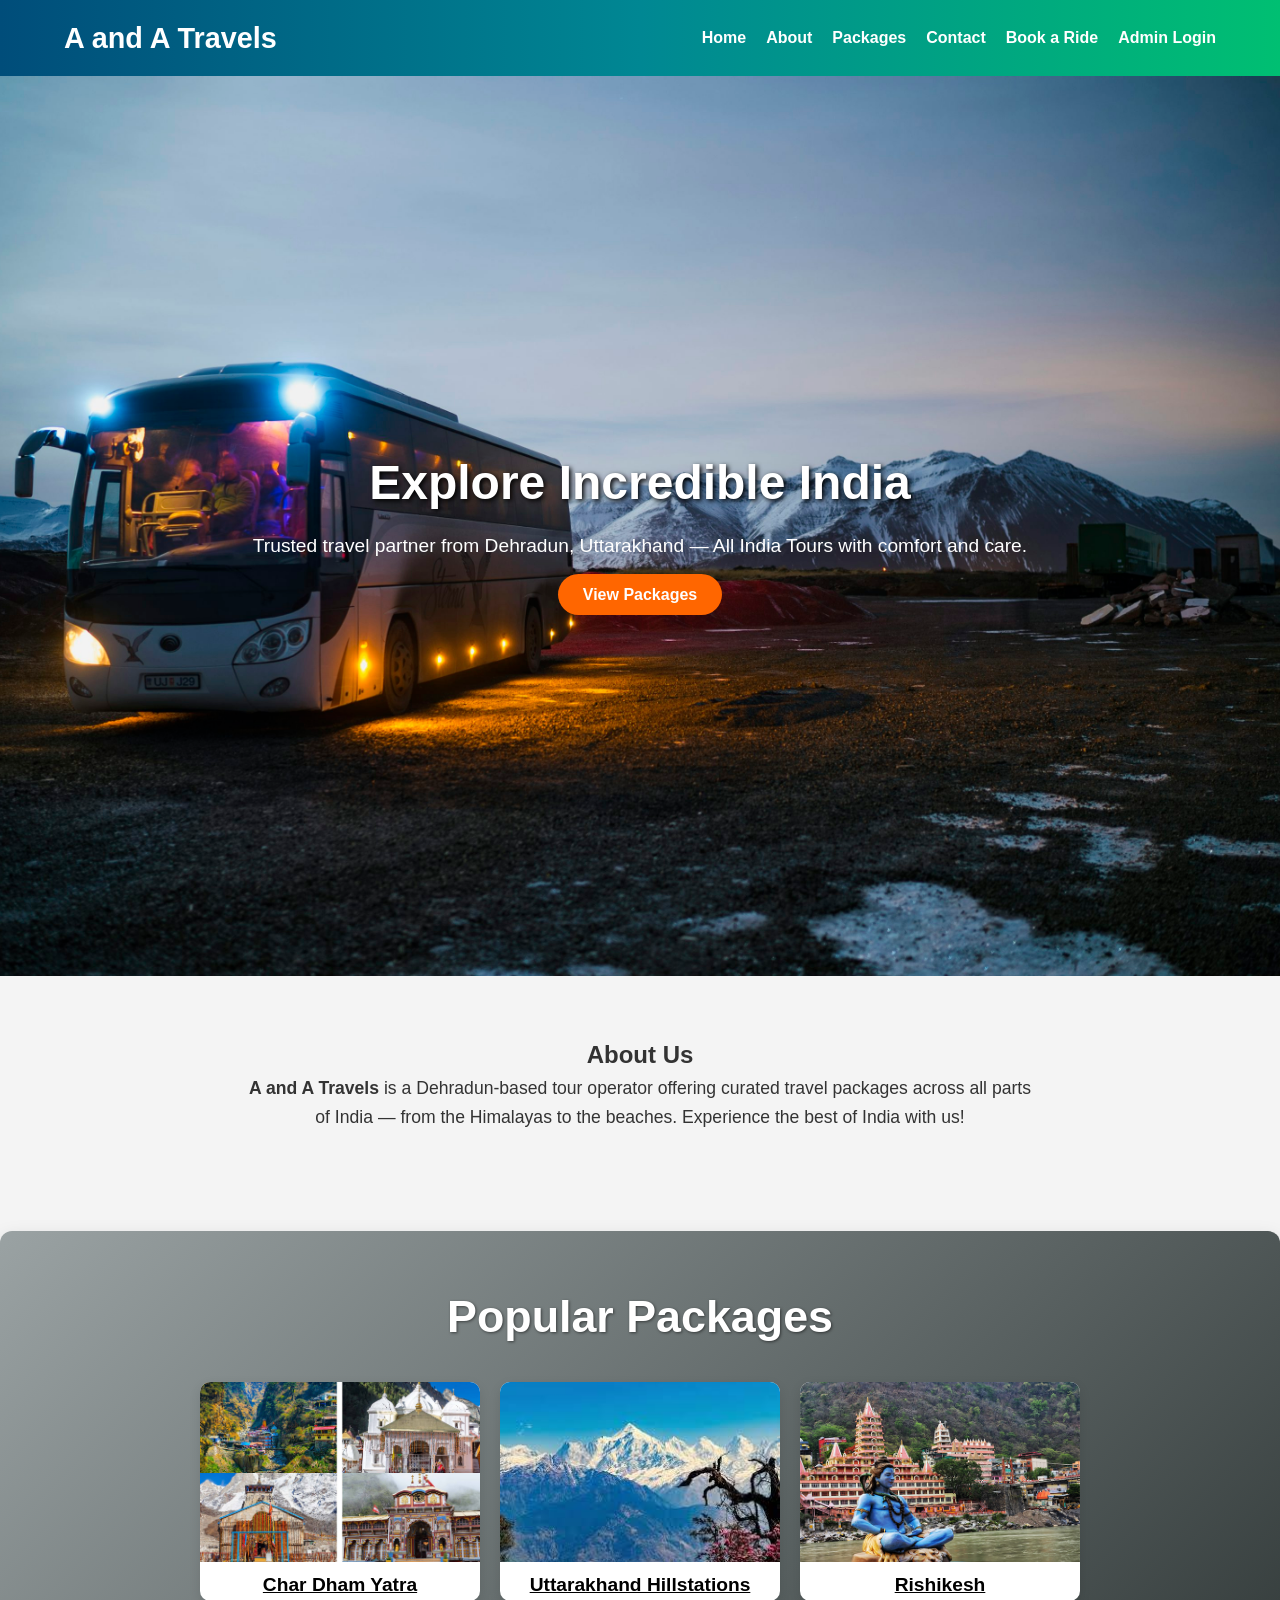
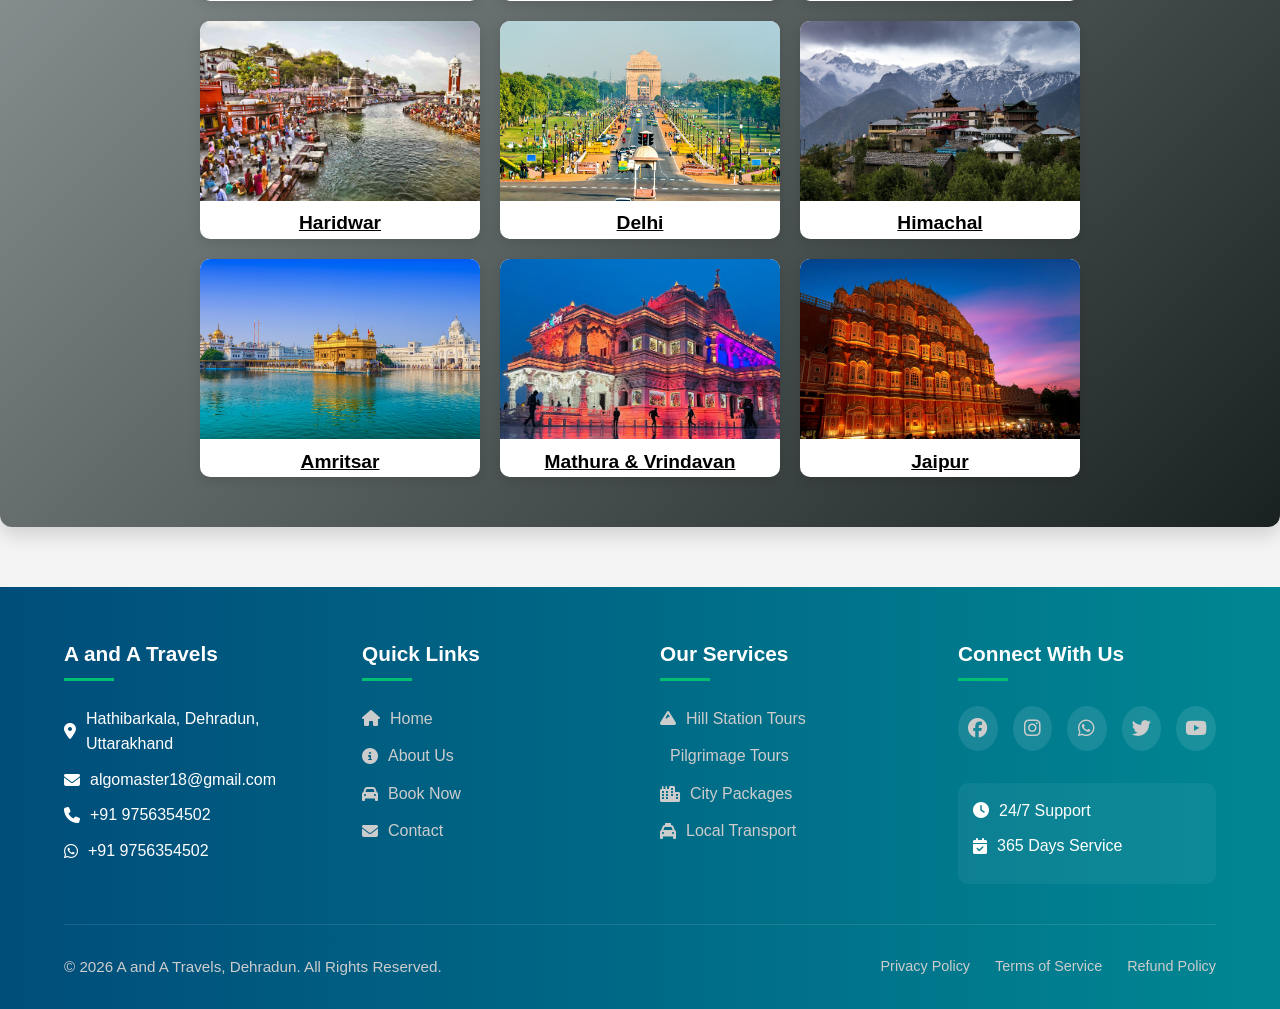
<file: index.html>
<!DOCTYPE html>
<html lang="en">
<head>
  <meta charset="UTF-8" />
  <meta name="viewport" content="width=device-width, initial-scale=1.0"/>
  <meta name="description" content="A and A Travels - Your trusted travel partner from Dehradun, Uttarakhand. Explore India with our curated tour packages, hill station trips, pilgrimage tours, and city packages. Book a ride or custom tour today!">
  <title>A and A Travels - Explore India</title>
  <link rel="stylesheet" href="css/style.css" />
  <link rel="apple-touch-icon" sizes="180x180" href="favicon_io/apple-touch-icon.png">
  <link rel="icon" type="image/png" sizes="32x32" href="favicon_io/favicon-32x32.png">
  <link rel="icon" type="image/png" sizes="16x16" href="favicon_io/favicon-16x16.png">
  <link rel="manifest" href="favicon_io/site.webmanifest">
</head>
<body>
  <header>
    <div class="container nav-container">
      <div class="logo">A and A Travels</div>
      <button class="menu-toggle" onclick="toggleMenu()">☰</button>
      <ul class="nav-links" id="navLinks">
        <li><a href="index.html">Home</a></li>
        <li><a href="about.html">About</a></li>
        <li><a href="#packages">Packages</a></li>
        <li><a href="contact.html">Contact</a></li>
        <li><a href="booking.html">Book a Ride</a></li>
        <li><a href="admin-login.html">Admin Login</a></li>
      </ul>
    </div>
  </header>

  <section class="hero">
    <div class="hero-text">
      <h2>Explore Incredible India</h2>
      <p>Trusted travel partner from Dehradun, Uttarakhand — All India Tours with comfort and care.</p>
      <a href="#packages" class="btn">View Packages</a>
    </div>
  </section>

  <section class="about">
    <div class="container">
      <h2>About Us</h2>
      <p><strong>A and A Travels</strong> is a Dehradun-based tour operator offering curated travel packages across all parts of India — from the Himalayas to the beaches. Experience the best of India with us!</p>
    </div>
  </section>

  <section class="packages" id="packages">
    <div class="container">
      <h2>Popular Packages</h2>
      <div class="package-list">
        <div class="package"><img src="images/chardham.jpg" alt="Char Dham Yatra" /><a href="packages/chardhamindex.html">Char Dham Yatra</a></div>
        <div class="package"><img src="images/uttarakhand.jpg" alt="Uttarakhand Hill Stations" /><a href="packages/uttarakhandhill.html">Uttarakhand Hillstations</a></div>
        <div class="package"><img src="images/rishikesh.jpg" alt="Rishikesh" /><a href="packages/rishikesh.html">Rishikesh</a></div>
        <div class="package"><img src="images/haridwar.jpg" alt="Haridwar" /><a href="packages/haridwar.html">Haridwar</a></div>
        <div class="package"><img src="images/delhi.jpg" alt="Delhi" /><a href="packages/delhi.html">Delhi</a></div>
        <div class="package"><img src="images/himachal.jpg" alt="Himachal" /><a href="packages/himachal.html">Himachal</a></div>
        <div class="package"><img src="images/amritsar.jpg" alt="Amritsar" /><a href="packages/amritsar.html">Amritsar</a></div>
        <div class="package"><img src="images/mathura.jpg" alt="Mathura Vrindavan" /><a href="packages/mathura.html">Mathura & Vrindavan</a></div>
        <div class="package"><img src="images/jaipur.jpg" alt="Jaipur" /><a href="packages/jaipur.html">Jaipur</a></div>
      </div>
    </div>
  </section>

  <!-- Footer - consistent with all pages (updated contact info) -->
  <footer id="contact">
    <div class="container">
      <div class="footer-content">
        <div class="footer-section">
          <h4>A and A Travels</h4>
          <p><i class="fas fa-map-marker-alt"></i> Hathibarkala, Dehradun, Uttarakhand</p>
          <p><i class="fas fa-envelope"></i> algomaster18@gmail.com</p>
          <p><i class="fas fa-phone"></i> +91 9756354502</p>
          <p><i class="fab fa-whatsapp"></i> +91 9756354502</p>
        </div>
        <div class="footer-section">
          <h4>Quick Links</h4>
          <a href="index.html"><i class="fas fa-home"></i> Home</a>
          <a href="about.html"><i class="fas fa-info-circle"></i> About Us</a>
          <a href="booking.html"><i class="fas fa-car"></i> Book Now</a>
          <a href="contact.html"><i class="fas fa-envelope"></i> Contact</a>
        </div>
        <div class="footer-section">
          <h4>Our Services</h4>
          <a href="#"><i class="fas fa-mountain"></i> Hill Station Tours</a>
          <a href="#"><i class="fas fa-temple"></i> Pilgrimage Tours</a>
          <a href="#"><i class="fas fa-city"></i> City Packages</a>
          <a href="#"><i class="fas fa-taxi"></i> Local Transport</a>
        </div>
        <div class="footer-section">
          <h4>Connect With Us</h4>
          <div class="social-links">
            <a href="#"><i class="fab fa-facebook"></i></a>
            <a href="#"><i class="fab fa-instagram"></i></a>
            <a href="#"><i class="fab fa-whatsapp"></i></a>
            <a href="#"><i class="fab fa-twitter"></i></a>
            <a href="#"><i class="fab fa-youtube"></i></a>
          </div>
          <div class="business-hours">
            <p><i class="fas fa-clock"></i> 24/7 Support</p>
            <p><i class="fas fa-calendar-check"></i> 365 Days Service</p>
          </div>
        </div>
      </div>
      <div class="footer-bottom">
        <p class="copyright">&copy; 2026 A and A Travels, Dehradun. All Rights Reserved.</p>
        <div class="footer-links">
          <a href="#">Privacy Policy</a>
          <a href="#">Terms of Service</a>
          <a href="#">Refund Policy</a>
        </div>
      </div>
    </div>
  </footer>

  <!-- Font Awesome icons for footer (already included in style.css? but safe to add if not) -->
  <link rel="stylesheet" href="https://cdnjs.cloudflare.com/ajax/libs/font-awesome/6.4.0/css/all.min.css">
  <script src="js/script.js"></script>
</body>
</html>
</file>
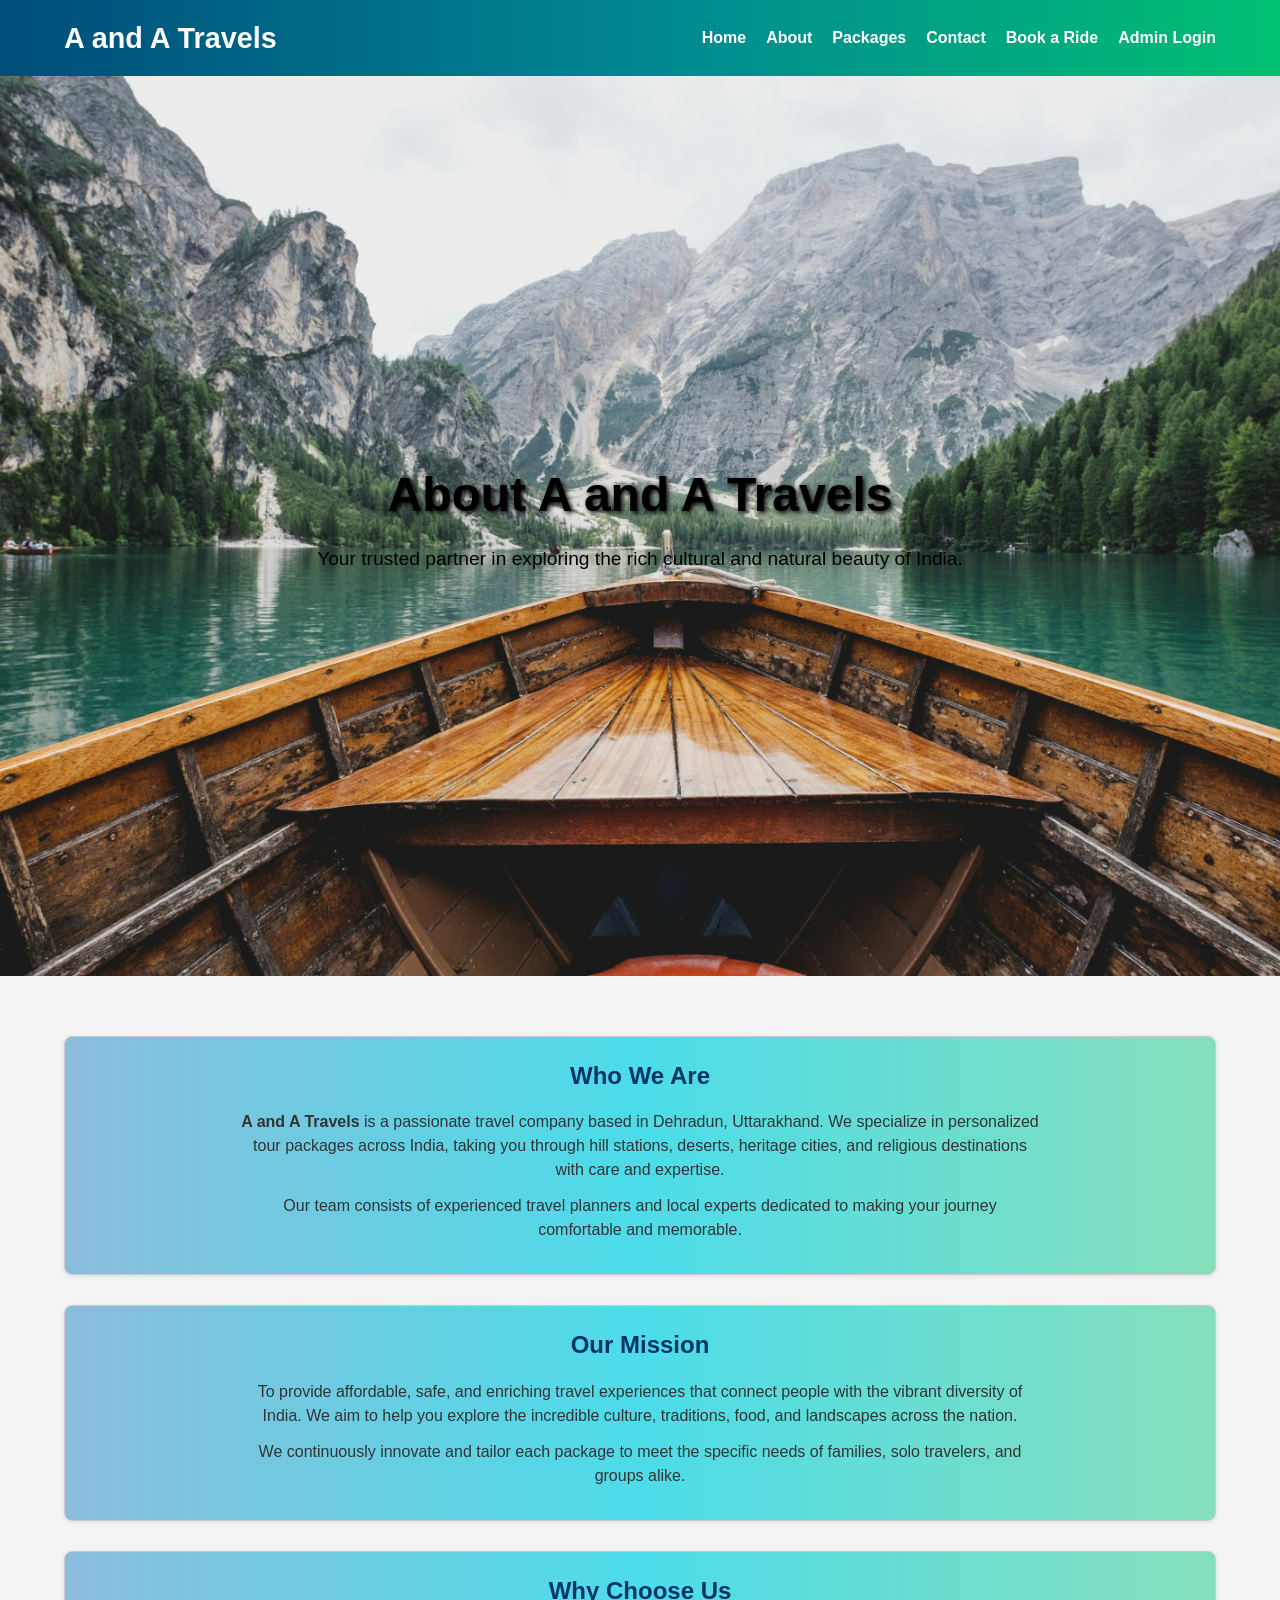
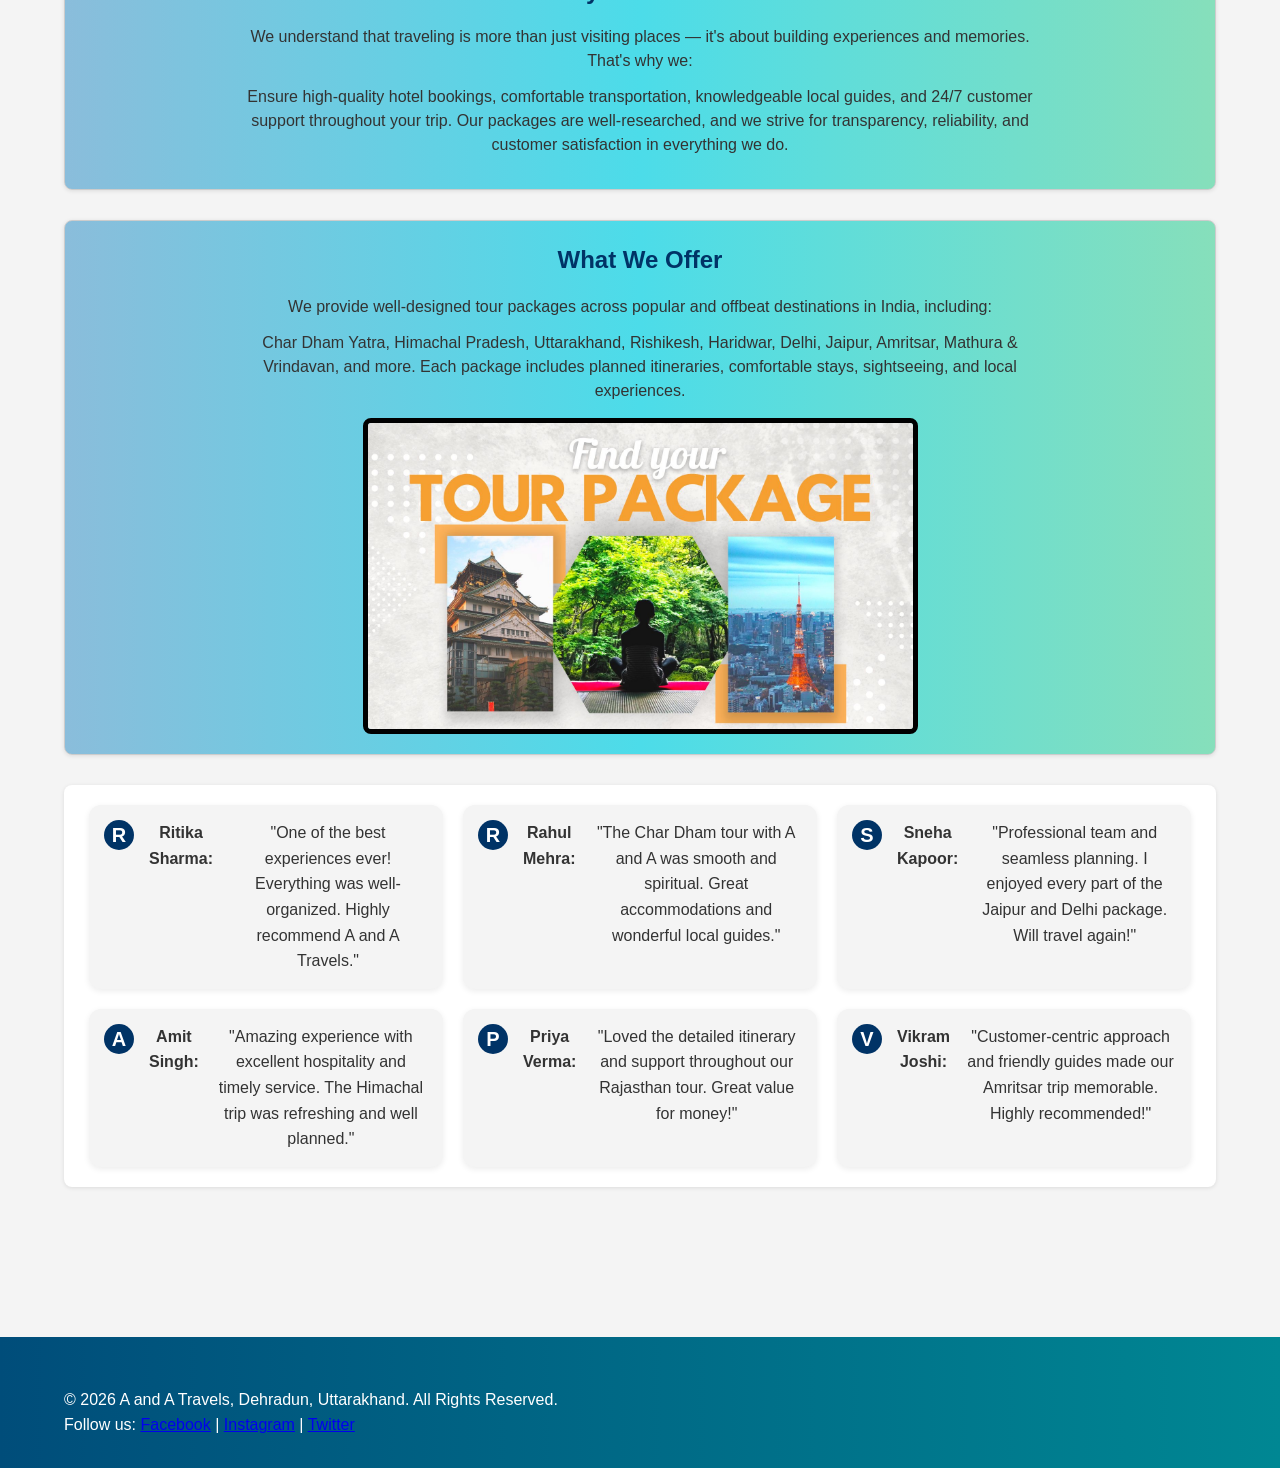
<file: about.html>
<!DOCTYPE html>
<html lang="en">
<head>
  <meta charset="UTF-8" />
  <meta name="viewport" content="width=device-width, initial-scale=1.0"/>
  <title>About Us | A and A Travels</title>
  <link rel="stylesheet" href="css/style.css" />
  <link rel="stylesheet" href="css/about.css" />
  <link rel="apple-touch-icon" sizes="180x180" href="favicon_io/apple-touch-icon.png">
  <link rel="icon" type="image/png" sizes="32x32" href="favicon_io/favicon-32x32.png">
  <link rel="icon" type="image/png" sizes="16x16" href="favicon_io/favicon-16x16.png">
  <link rel="manifest" href="favicon_io/site.webmanifest">
</head>
<body>

  <header>
    <div class="container nav-container">
      <div class="logo">A and A Travels</div>
      <button class="menu-toggle" onclick="toggleMenu()">☰</button>
      <ul class="nav-links" id="navLinks">
        <li><a href="index.html">Home</a></li>
        <li><a href="about.html">About</a></li>
        <li><a href="index.html#packages">Packages</a></li>
        <li><a href="contact.html">Contact</a></li>
        <li><a href="booking.html">Book a Ride</a></li>
        <li><a href="admin-login.html">Admin Login</a></li>
      </ul>
    </div>
  </header>

  <section class="hero">
    <div class="hero-text" style="color: black;">
      <h2>About A and A Travels</h2>
      <p >Your trusted partner in exploring the rich cultural and natural beauty of India.</p>
    </div>
  </section>

  <section class="about" id="about">
    <div class="container">

      <div style="border: 1px solid #ccc; padding: 20px; margin-bottom: 30px; border-radius: 8px;    background: linear-gradient(to right, #8abddb, #4cdce9, #86dfbb);">
        <h2>Who We Are</h2>
        <p><strong>A and A Travels</strong> is a passionate travel company based in Dehradun, Uttarakhand. We specialize in personalized tour packages across India, taking you through hill stations, deserts, heritage cities, and religious destinations with care and expertise.</p>
        <p>Our team consists of experienced travel planners and local experts dedicated to making your journey comfortable and memorable.</p>
      </div>

      <div style="border: 1px solid #ccc; padding: 20px; margin-bottom: 30px; border-radius: 8px; background: linear-gradient(to right, #8abddb, #4cdce9, #86dfbb);">
        <h2>Our Mission</h2>
        <p>To provide affordable, safe, and enriching travel experiences that connect people with the vibrant diversity of India. We aim to help you explore the incredible culture, traditions, food, and landscapes across the nation.</p>
        <p>We continuously innovate and tailor each package to meet the specific needs of families, solo travelers, and groups alike.</p>
      </div>

      <div style="border: 1px solid #ccc; padding: 20px; margin-bottom: 30px; border-radius: 8px; background: linear-gradient(to right, #8abddb, #4cdce9, #86dfbb);">
        <h2>Why Choose Us</h2>
        <p>We understand that traveling is more than just visiting places — it's about building experiences and memories. That's why we:</p>
        <p>Ensure high-quality hotel bookings, comfortable transportation, knowledgeable local guides, and 24/7 customer support throughout your trip. Our packages are well-researched, and we strive for transparency, reliability, and customer satisfaction in everything we do.</p>
      </div>

      <div style="border: 1px solid #ccc; padding: 20px; margin-bottom: 30px; border-radius: 8px;  background: linear-gradient(to right, #8abddb, #4cdce9, #86dfbb);">
        <h2>What We Offer</h2>
        <p>We provide well-designed tour packages across popular and offbeat destinations in India, including:</p>
        <p>Char Dham Yatra, Himachal Pradesh, Uttarakhand, Rishikesh, Haridwar, Delhi, Jaipur, Amritsar, Mathura & Vrindavan, and more. Each package includes planned itineraries, comfortable stays, sightseeing, and local experiences.</p>
        <img src="images/travelpackage.jpg" alt="Travel Packages" style="display: block; margin: 15px auto 0; border-radius: 8px; width: 50%; border: solid 5px black;">

      </div>
<div>

<div class="testimonials-grid">
  <div class="testimonial-box">
    <div class="user-icon">R</div>
    <strong>Ritika Sharma:</strong> "One of the best experiences ever! Everything was well-organized. Highly recommend A and A Travels."
  </div>
  <div class="testimonial-box">
    <div class="user-icon">R</div>
    <strong>Rahul Mehra:</strong> "The Char Dham tour with A and A was smooth and spiritual. Great accommodations and wonderful local guides."
  </div>
  <div class="testimonial-box">
    <div class="user-icon">S</div>
    <strong>Sneha Kapoor:</strong> "Professional team and seamless planning. I enjoyed every part of the Jaipur and Delhi package. Will travel again!"
  </div>
  <div class="testimonial-box">
    <div class="user-icon">A</div>
    <strong>Amit Singh:</strong> "Amazing experience with excellent hospitality and timely service. The Himachal trip was refreshing and well planned."
  </div>
  <div class="testimonial-box">
    <div class="user-icon">P</div>
    <strong>Priya Verma:</strong>  "Loved the detailed itinerary and support throughout our Rajasthan tour. Great value for money!"
  </div>
  <div class="testimonial-box">
    <div class="user-icon">V</div>
    <strong>Vikram Joshi:</strong> "Customer-centric approach and friendly guides made our Amritsar trip memorable. Highly recommended!"
  </div>
</div>

    </div>
  </section>

  <footer>
    <div class="container">
      <p>&copy; 2026 A and A Travels, Dehradun, Uttarakhand. All Rights Reserved.</p>
      <p>Follow us: <a href="#">Facebook</a> | <a href="#">Instagram</a> | <a href="#">Twitter</a></p>
    </div>
  </footer>

  <script src="js/script.js"></script>
</body>
</html>
</file>
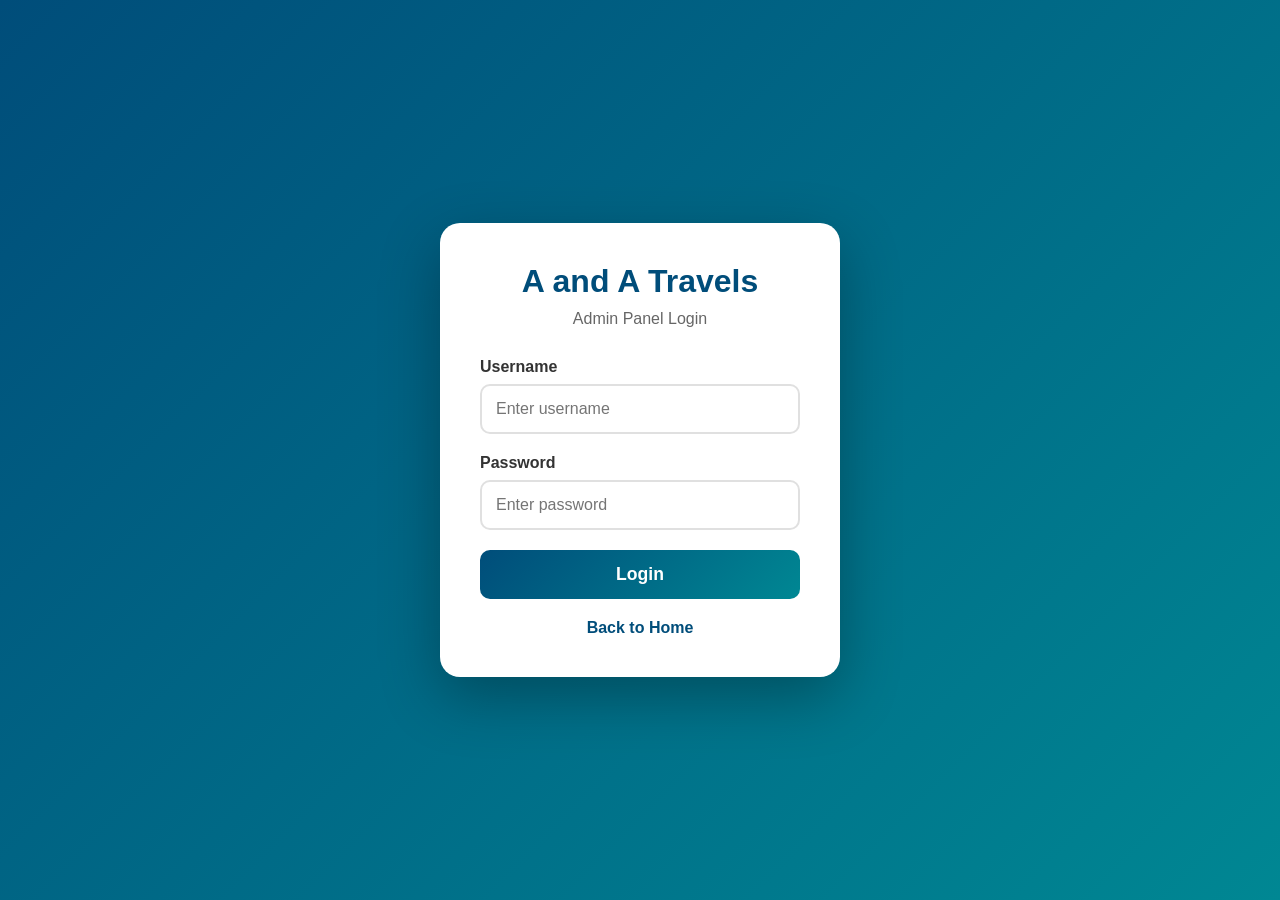
<file: admin-login.html>
<!DOCTYPE html>
<html lang="en">
<head>
    <meta charset="UTF-8">
    <meta name="viewport" content="width=device-width, initial-scale=1.0">
    <title>Admin Login | A and A Travels</title>
    <link rel="apple-touch-icon" sizes="180x180" href="favicon_io/apple-touch-icon.png">
    <link rel="icon" type="image/png" sizes="32x32" href="favicon_io/favicon-32x32.png">
    <link rel="icon" type="image/png" sizes="16x16" href="favicon_io/favicon-16x16.png">
    <link rel="manifest" href="favicon_io/site.webmanifest">
    <link rel="stylesheet" href="css/admin.css">
</head>
<body class="login-body">
    <div class="login-container">
        <div class="logo">A and A Travels</div>
        <div class="subtitle">Admin Panel Login</div>
        <div class="input-group">
            <label>Username</label>
            <input type="text" id="username" placeholder="Enter username">
        </div>
        <div class="input-group">
            <label>Password</label>
            <input type="password" id="password" placeholder="Enter password">
        </div>
        <button class="login-btn" onclick="login()">Login</button>
        <div class="error-msg" id="errorMsg">Invalid credentials</div>
        <a href="index.html" class="home-link"><i class="fas fa-home"></i> Back to Home</a>
    </div>

    <script>
        const ADMIN_USERNAME = "adminsharma";
        const ADMIN_PASSWORD = "sharma@1234";
        function login() {
            const username = document.getElementById('username').value;
            const password = document.getElementById('password').value;
            if (username === ADMIN_USERNAME && password === ADMIN_PASSWORD) {
                sessionStorage.setItem('adminLoggedIn', 'true');
                window.location.href = 'admin.html';
            } else {
                document.getElementById('errorMsg').style.display = 'block';
            }
        }
    </script>
</body>
</html>
</file>
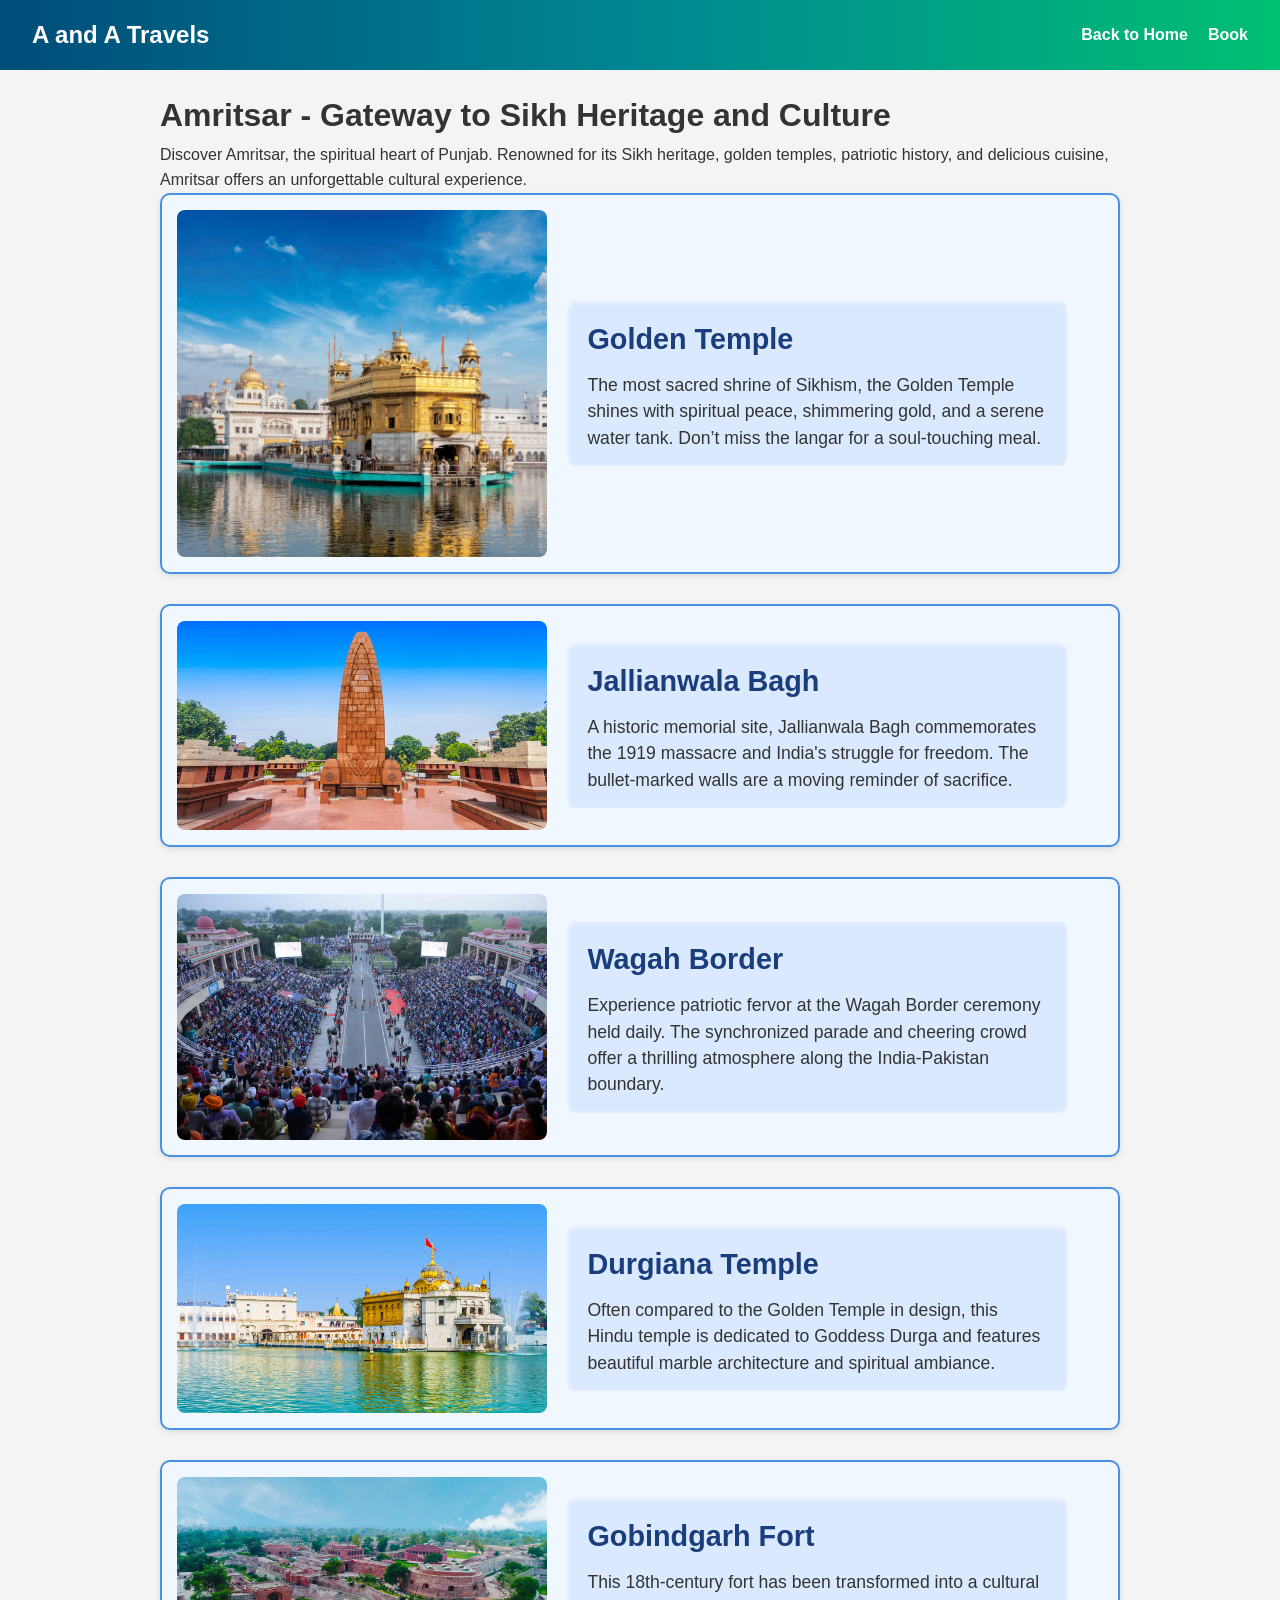
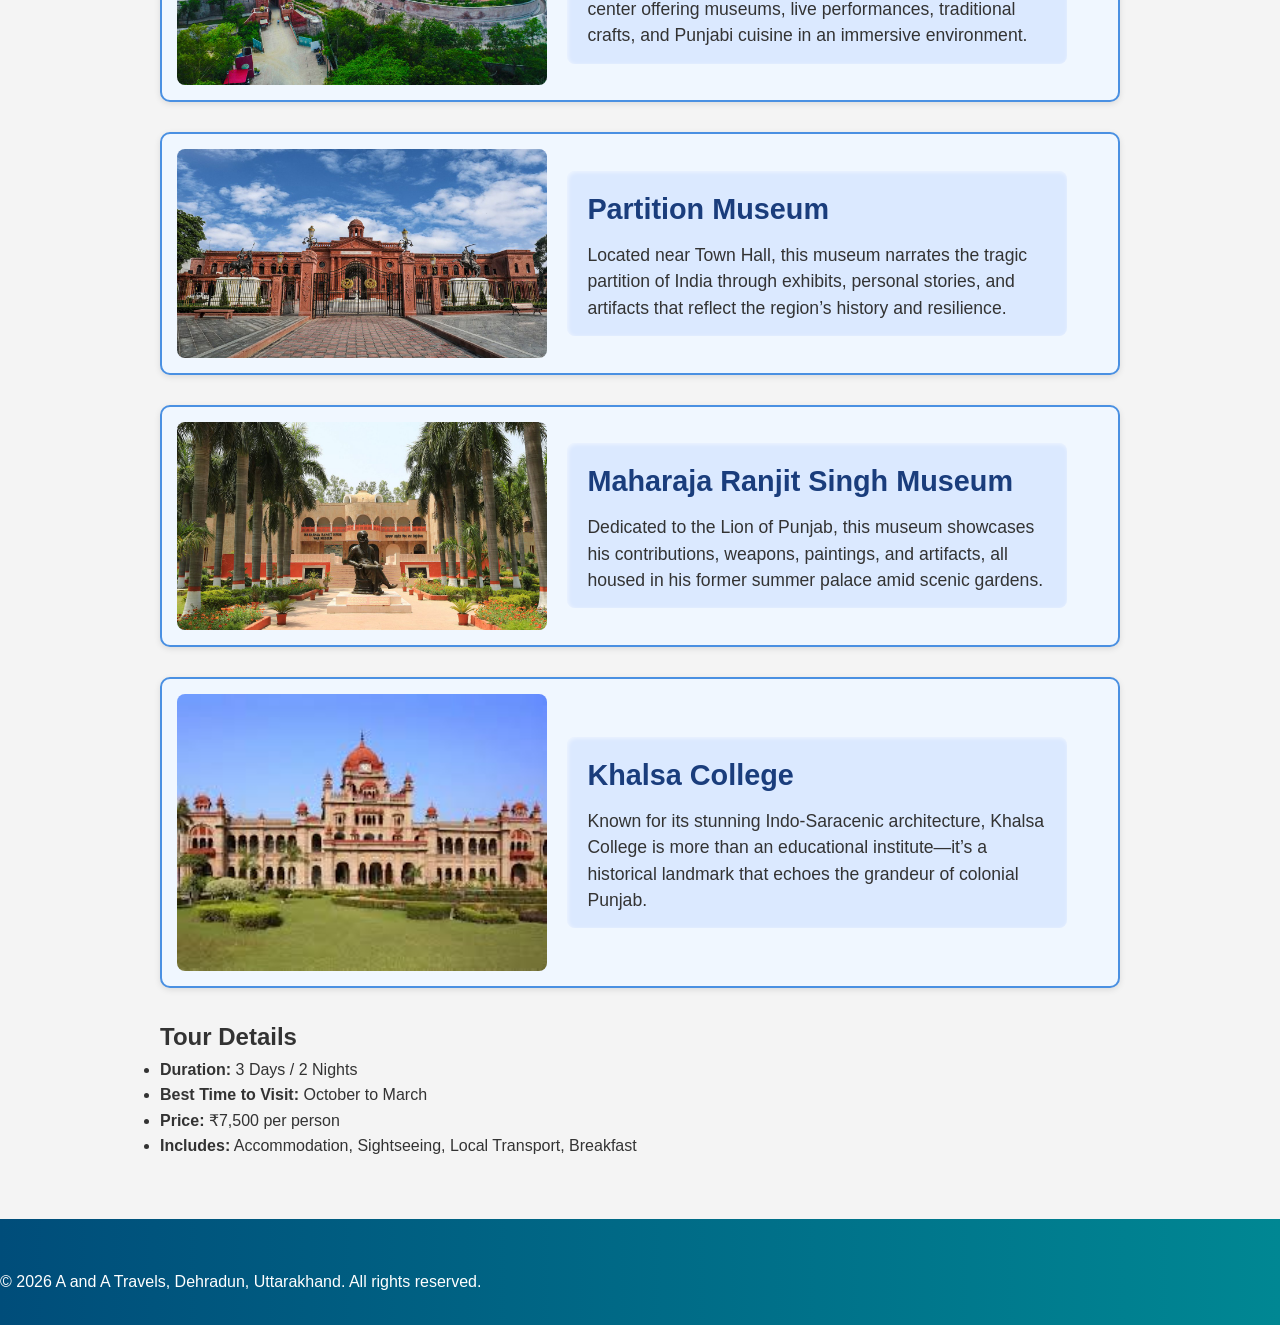
<file: packages/amritsar.html>
<!DOCTYPE html>
<html lang="en">
<head>
  <meta charset="UTF-8" />
  <meta name="viewport" content="width=device-width, initial-scale=1" />
  <title>Amritsar | A and A Travels</title>
  <link rel="stylesheet" href="../css/style.css" />
  <link rel="stylesheet" href="packagestyle.css" />
  <link rel="apple-touch-icon" sizes="180x180" href="../favicon_io/apple-touch-icon.png">
  <link rel="icon" type="image/png" sizes="32x32" href="../favicon_io/favicon-32x32.png">
  <link rel="icon" type="image/png" sizes="16x16" href="../favicon_io/favicon-16x16.png">
  <link rel="manifest" href="../favicon_io/site.webmanifest">
</head>
<body>

<header>
  <div class="logo">A and A Travels</div>
  <div class="header-buttons">
    <button class="menu-toggle" onclick="toggleMenu()">☰</button>
    <ul class="nav-links" id="navLinks">
      <li><a href="../index.html">Back to Home</a></li>
      <li><a href="booking.html">Book</a></li>
    </ul>
  </div>
</header>

<div class="container">
  <h1>Amritsar - Gateway to Sikh Heritage and Culture</h1>
  <p class="overview">
    Discover Amritsar, the spiritual heart of Punjab. Renowned for its Sikh heritage, golden temples, patriotic history, and delicious cuisine, Amritsar offers an unforgettable cultural experience.
  </p>

  <div class="spot">
    <img src="../images/goldentemple.webp" alt="Golden Temple" />
    <div class="spot-info">
      <h3>Golden Temple</h3>
      <p>The most sacred shrine of Sikhism, the Golden Temple shines with spiritual peace, shimmering gold, and a serene water tank. Don’t miss the langar for a soul-touching meal.</p>
    </div>
  </div>

  <div class="spot">
    <img src="../images/jallianwala.jpg" alt="Jallianwala Bagh" />
    <div class="spot-info">
      <h3>Jallianwala Bagh</h3>
      <p>A historic memorial site, Jallianwala Bagh commemorates the 1919 massacre and India's struggle for freedom. The bullet-marked walls are a moving reminder of sacrifice.</p>
    </div>
  </div>

  <div class="spot">
    <img src="../images/wagahborder.avif" alt="Wagah Border" />
    <div class="spot-info">
      <h3>Wagah Border</h3>
      <p>Experience patriotic fervor at the Wagah Border ceremony held daily. The synchronized parade and cheering crowd offer a thrilling atmosphere along the India-Pakistan boundary.</p>
    </div>
  </div>

  <div class="spot">
    <img src="../images/durgianatemple.jpg" alt="Durgiana Temple" />
    <div class="spot-info">
      <h3>Durgiana Temple</h3>
      <p>Often compared to the Golden Temple in design, this Hindu temple is dedicated to Goddess Durga and features beautiful marble architecture and spiritual ambiance.</p>
    </div>
  </div>

  <div class="spot">
    <img src="../images/gobindgarhfort.jpg" alt="Gobindgarh Fort" />
    <div class="spot-info">
      <h3>Gobindgarh Fort</h3>
      <p>This 18th-century fort has been transformed into a cultural center offering museums, live performances, traditional crafts, and Punjabi cuisine in an immersive environment.</p>
    </div>
  </div>

  <div class="spot">
    <img src="../images/partitionmusueum.jpg" alt="Partition Museum" />
    <div class="spot-info">
      <h3>Partition Museum</h3>
      <p>Located near Town Hall, this museum narrates the tragic partition of India through exhibits, personal stories, and artifacts that reflect the region’s history and resilience.</p>
    </div>
  </div>

  <div class="spot">
    <img src="../images/ranjitsinghmuseum.jpg" alt="Maharaja Ranjit Singh Museum" />
    <div class="spot-info">
      <h3>Maharaja Ranjit Singh Museum</h3>
      <p>Dedicated to the Lion of Punjab, this museum showcases his contributions, weapons, paintings, and artifacts, all housed in his former summer palace amid scenic gardens.</p>
    </div>
  </div>

  <div class="spot">
    <img src="../images/khalsacollege.jpg" alt="Khalsa College" />
    <div class="spot-info">
      <h3>Khalsa College</h3>
      <p>Known for its stunning Indo-Saracenic architecture, Khalsa College is more than an educational institute—it’s a historical landmark that echoes the grandeur of colonial Punjab.</p>
    </div>
  </div>

  <div class="details">
    <h2>Tour Details</h2>
    <ul>
      <li><strong>Duration:</strong> 3 Days / 2 Nights</li>
      <li><strong>Best Time to Visit:</strong> October to March</li>
      <li><strong>Price:</strong> ₹7,500 per person</li>
      <li><strong>Includes:</strong> Accommodation, Sightseeing, Local Transport, Breakfast</li>
    </ul>
  </div>
</div>

<footer>
  © 2026 A and A Travels, Dehradun, Uttarakhand. All rights reserved.
</footer>

<script src="../js/script.js"></script>

</body>
</html>
</file>
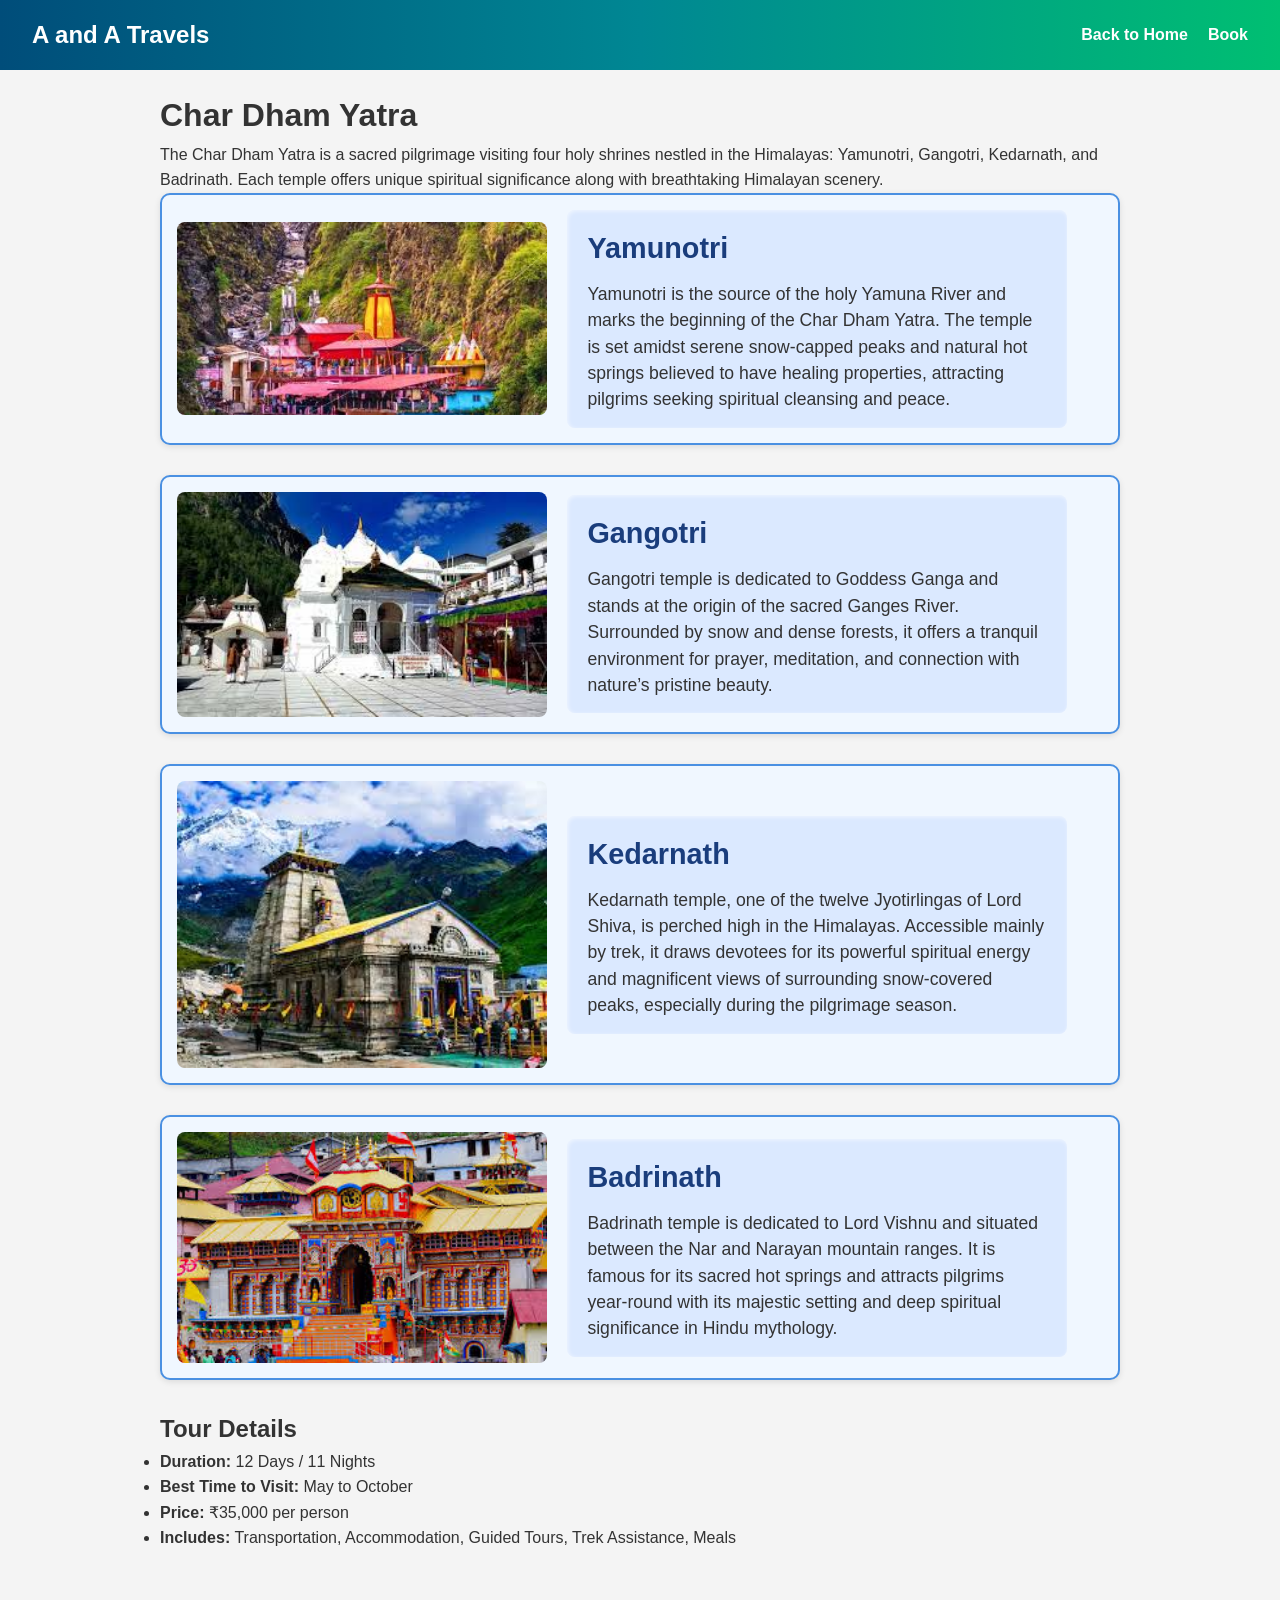
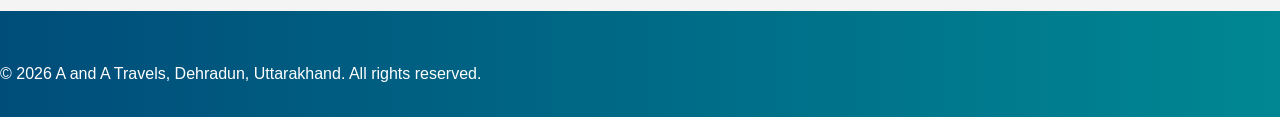
<file: packages/chardhamindex.html>
<!DOCTYPE html>
<html lang="en">
<head>
  <meta charset="UTF-8" />
  <meta name="viewport" content="width=device-width, initial-scale=1" />
  <title>Char Dham Yatra | A and A Travels</title>
  <link rel="stylesheet" href="../css/style.css" />
  <link rel="stylesheet" href="packagestyle.css" />

    <link rel="apple-touch-icon" sizes="180x180" href="../favicon_io/apple-touch-icon.png">
  <link rel="icon" type="image/png" sizes="32x32" href="../favicon_io/favicon-32x32.png">
  <link rel="icon" type="image/png" sizes="16x16" href="../favicon_io/favicon-16x16.png">
  <link rel="manifest" href="../favicon_io/site.webmanifest">
</head>
<body>

<header>
  <div class="logo">A and A Travels</div>
   
  <div class="header-buttons">
    <button class="menu-toggle" onclick="toggleMenu()">☰</button>
   <ul class="nav-links" id="navLinks">
            <li><a href="../index.html">Back to Home</a></li>
            <li><a href="booking.html">Book</a></li>
    </ul>
    </div>
  </div>
</header>

  <div class="container">
    <h1>Char Dham Yatra</h1>
    <p class="overview">
      The Char Dham Yatra is a sacred pilgrimage visiting four holy shrines nestled in the Himalayas: Yamunotri, Gangotri, Kedarnath, and Badrinath. Each temple offers unique spiritual significance along with breathtaking Himalayan scenery.
    </p>

    <div class="spot">
      <img src="../images/yamunotri.jpg" alt="Yamunotri" />
      <div class="spot-info">
        <h3>Yamunotri</h3>
        <p>
          Yamunotri is the source of the holy Yamuna River and marks the beginning of the Char Dham Yatra. The temple is set amidst serene snow-capped peaks and natural hot springs believed to have healing properties, attracting pilgrims seeking spiritual cleansing and peace.
        </p>
      </div>
    </div>

    <div class="spot">
      <img src="../images/gangotri.jpg" alt="Gangotri" />
      <div class="spot-info">
        <h3>Gangotri</h3>
        <p>
          Gangotri temple is dedicated to Goddess Ganga and stands at the origin of the sacred Ganges River. Surrounded by snow and dense forests, it offers a tranquil environment for prayer, meditation, and connection with nature’s pristine beauty.
        </p>
      </div>
    </div>

    <div class="spot">
      <img src="../images/kedarnath.jpg" alt="Kedarnath" />
      <div class="spot-info">
        <h3>Kedarnath</h3>
        <p>
          Kedarnath temple, one of the twelve Jyotirlingas of Lord Shiva, is perched high in the Himalayas. Accessible mainly by trek, it draws devotees for its powerful spiritual energy and magnificent views of surrounding snow-covered peaks, especially during the pilgrimage season.
        </p>
      </div>
    </div>

    <div class="spot">
      <img src="../images/badrinath.jpg" alt="Badrinath" />
      <div class="spot-info">
        <h3>Badrinath</h3>
        <p>
          Badrinath temple is dedicated to Lord Vishnu and situated between the Nar and Narayan mountain ranges. It is famous for its sacred hot springs and attracts pilgrims year-round with its majestic setting and deep spiritual significance in Hindu mythology.
        </p>
      </div>
    </div>

    <div class="details">
      <h2>Tour Details</h2>
      <ul>
        <li><strong>Duration:</strong> 12 Days / 11 Nights</li>
        <li><strong>Best Time to Visit:</strong> May to October</li>
        <li><strong>Price:</strong> ₹35,000 per person</li>
        <li><strong>Includes:</strong> Transportation, Accommodation, Guided Tours, Trek Assistance, Meals</li>
      </ul>
    </div>
  </div>

  <footer>
    © 2026 A and A Travels, Dehradun, Uttarakhand. All rights reserved.
  </footer>
<script src="../js/script.js"></script>
</body>
</html>
</file>
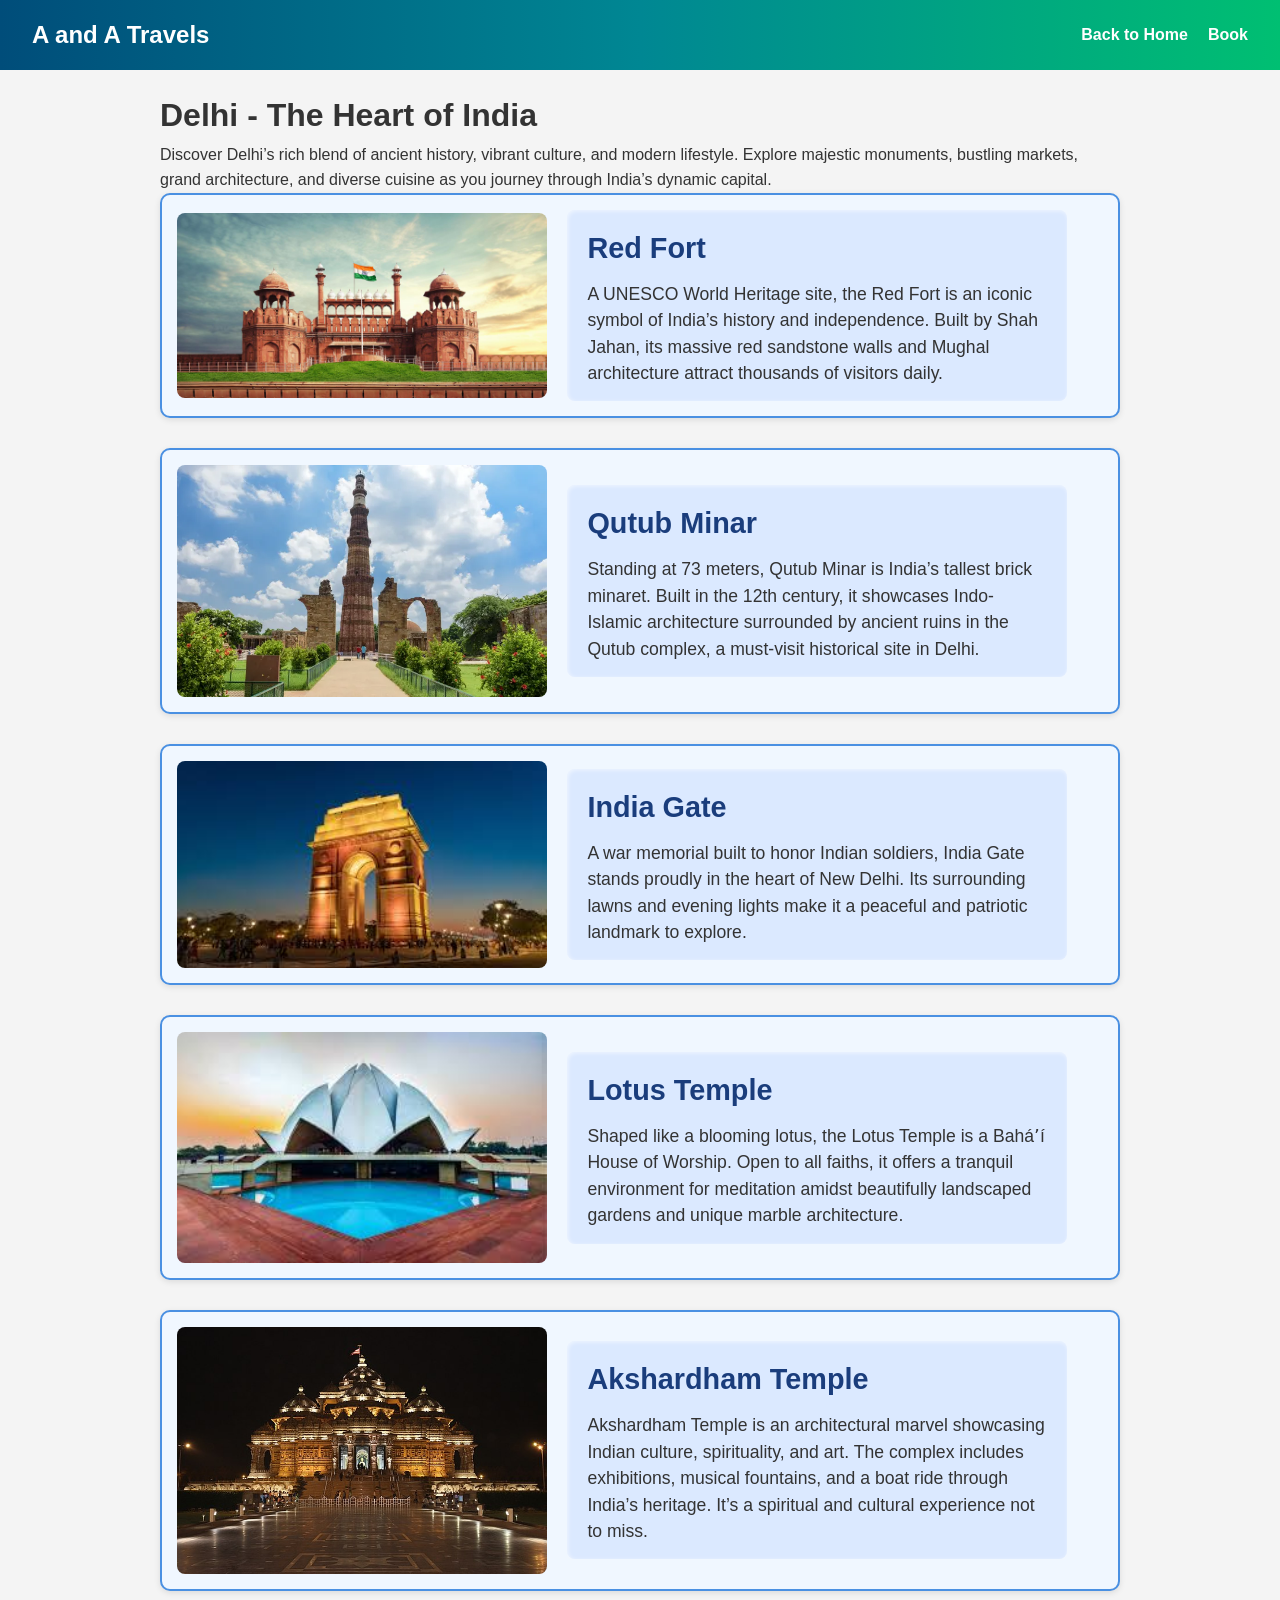
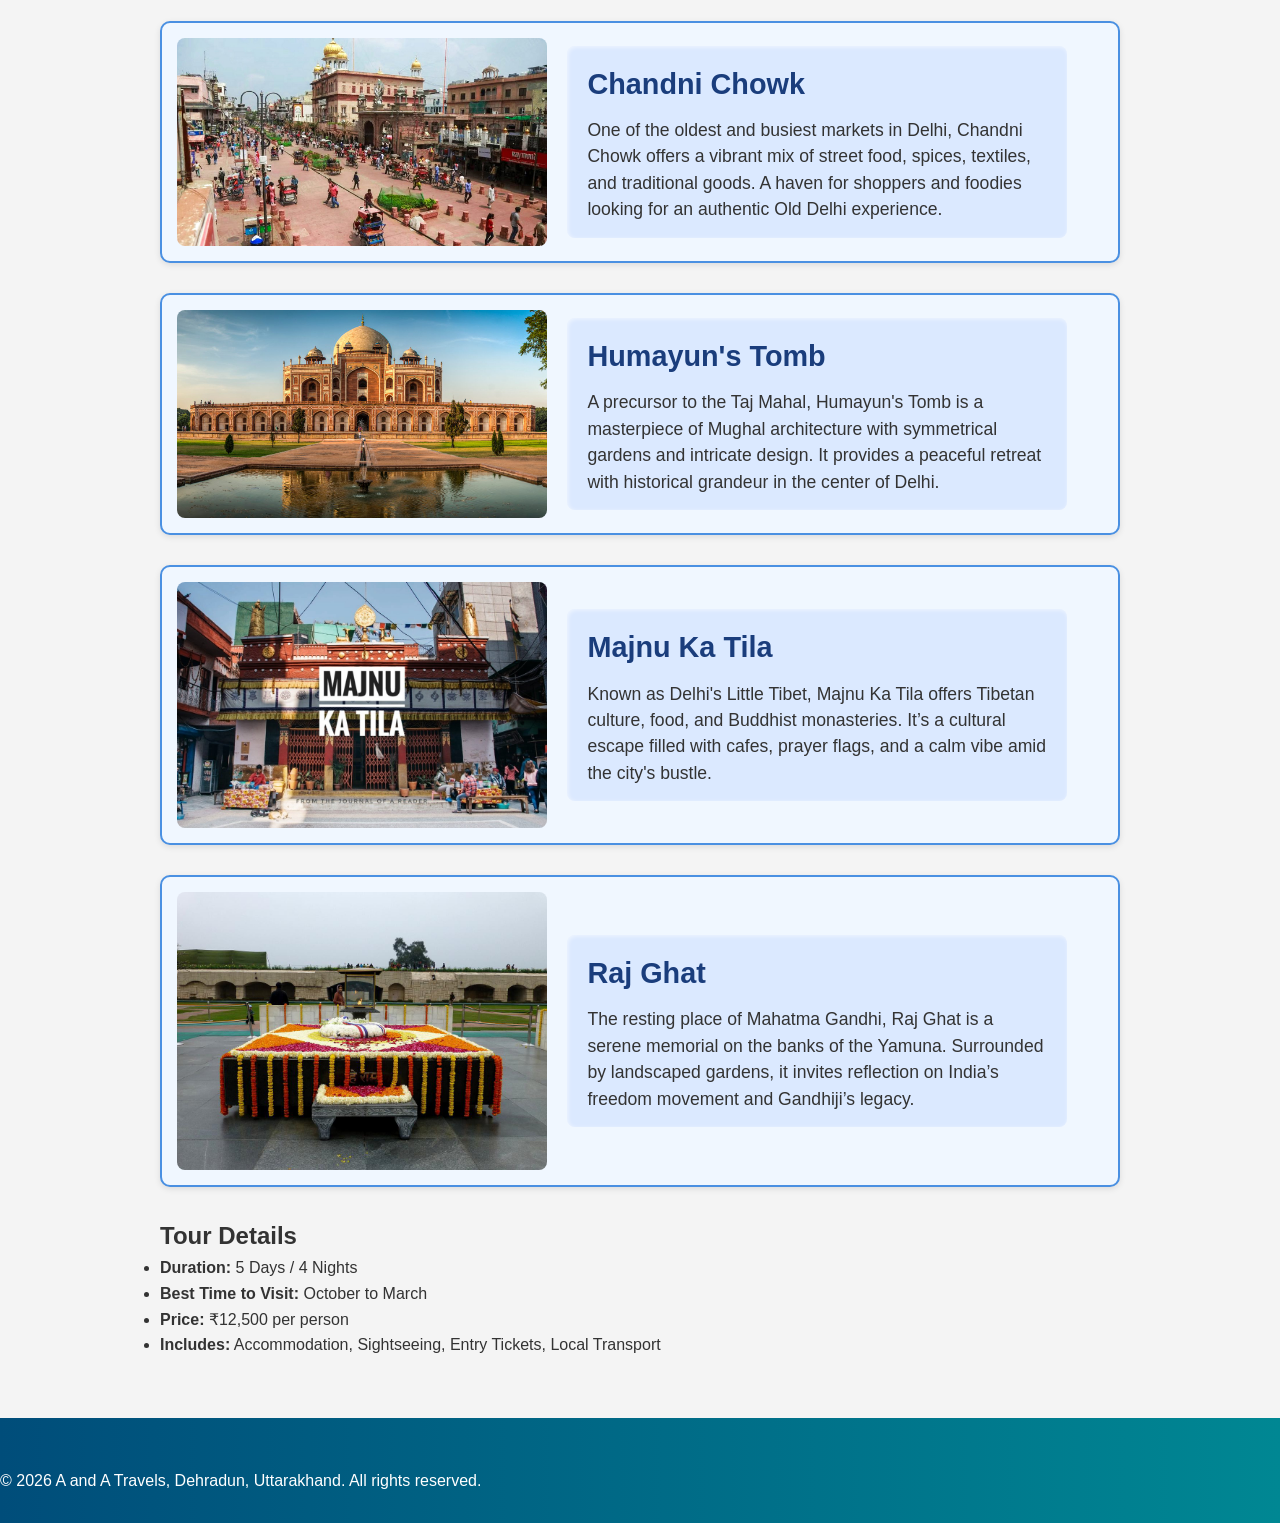
<file: packages/delhi.html>
<!DOCTYPE html>
<html lang="en">
<head>
  <meta charset="UTF-8" />
  <meta name="viewport" content="width=device-width, initial-scale=1" />
  <title>Delhi | A and A Travels</title>
  <link rel="stylesheet" href="../css/style.css" />
  <link rel="stylesheet" href="packagestyle.css" />
  <link rel="apple-touch-icon" sizes="180x180" href="../favicon_io/apple-touch-icon.png">
  <link rel="icon" type="image/png" sizes="32x32" href="../favicon_io/favicon-32x32.png">
  <link rel="icon" type="image/png" sizes="16x16" href="../favicon_io/favicon-16x16.png">
  <link rel="manifest" href="../favicon_io/site.webmanifest">
</head>
<body>

<header>
  <div class="logo">A and A Travels</div>
  <div class="header-buttons">
    <button class="menu-toggle" onclick="toggleMenu()">☰</button>
    <ul class="nav-links" id="navLinks">
      <li><a href="../index.html">Back to Home</a></li>
      <li><a href="booking.html">Book</a></li>
    </ul>
  </div>
</header>

<div class="container">
  <h1>Delhi - The Heart of India</h1>
  <p class="overview">
    Discover Delhi’s rich blend of ancient history, vibrant culture, and modern lifestyle. Explore majestic monuments, bustling markets, grand architecture, and diverse cuisine as you journey through India’s dynamic capital.
  </p>

  <div class="spot">
    <img src="../images/redfort.jpg" alt="Red Fort" />
    <div class="spot-info">
      <h3>Red Fort</h3>
      <p>
        A UNESCO World Heritage site, the Red Fort is an iconic symbol of India’s history and independence. Built by Shah Jahan, its massive red sandstone walls and Mughal architecture attract thousands of visitors daily.
      </p>
    </div>
  </div>

  <div class="spot">
    <img src="../images/qutubminar.webp" alt="Qutub Minar" />
    <div class="spot-info">
      <h3>Qutub Minar</h3>
      <p>
        Standing at 73 meters, Qutub Minar is India’s tallest brick minaret. Built in the 12th century, it showcases Indo-Islamic architecture surrounded by ancient ruins in the Qutub complex, a must-visit historical site in Delhi.
      </p>
    </div>
  </div>

  <div class="spot">
    <img src="../images/indiagate.jpg" alt="India Gate" />
    <div class="spot-info">
      <h3>India Gate</h3>
      <p>
        A war memorial built to honor Indian soldiers, India Gate stands proudly in the heart of New Delhi. Its surrounding lawns and evening lights make it a peaceful and patriotic landmark to explore.
      </p>
    </div>
  </div>

  <div class="spot">
    <img src="../images/lotustemple.jpg" alt="Lotus Temple" />
    <div class="spot-info">
      <h3>Lotus Temple</h3>
      <p>
        Shaped like a blooming lotus, the Lotus Temple is a Baháʼí House of Worship. Open to all faiths, it offers a tranquil environment for meditation amidst beautifully landscaped gardens and unique marble architecture.
      </p>
    </div>
  </div>

  <div class="spot">
    <img src="../images/akshardham.jpg" alt="Akshardham Temple" />
    <div class="spot-info">
      <h3>Akshardham Temple</h3>
      <p>
        Akshardham Temple is an architectural marvel showcasing Indian culture, spirituality, and art. The complex includes exhibitions, musical fountains, and a boat ride through India’s heritage. It’s a spiritual and cultural experience not to miss.
      </p>
    </div>
  </div>

  <div class="spot">
    <img src="../images/chandnichowk.jpg" alt="Chandni Chowk" />
    <div class="spot-info">
      <h3>Chandni Chowk</h3>
      <p>
        One of the oldest and busiest markets in Delhi, Chandni Chowk offers a vibrant mix of street food, spices, textiles, and traditional goods. A haven for shoppers and foodies looking for an authentic Old Delhi experience.
      </p>
    </div>
  </div>

  <div class="spot">
    <img src="../images/humayuntomb.jpg" alt="Humayun's Tomb" />
    <div class="spot-info">
      <h3>Humayun's Tomb</h3>
      <p>
        A precursor to the Taj Mahal, Humayun's Tomb is a masterpiece of Mughal architecture with symmetrical gardens and intricate design. It provides a peaceful retreat with historical grandeur in the center of Delhi.
      </p>
    </div>
  </div>

  <div class="spot">
    <img src="../images/majnukatila.jpeg" alt="Majnu Ka Tila" />
    <div class="spot-info">
      <h3>Majnu Ka Tila</h3>
      <p>
        Known as Delhi's Little Tibet, Majnu Ka Tila offers Tibetan culture, food, and Buddhist monasteries. It’s a cultural escape filled with cafes, prayer flags, and a calm vibe amid the city's bustle.
      </p>
    </div>
  </div>

  <div class="spot">
    <img src="../images/rajghat.jpg" alt="Raj Ghat" />
    <div class="spot-info">
      <h3>Raj Ghat</h3>
      <p>
        The resting place of Mahatma Gandhi, Raj Ghat is a serene memorial on the banks of the Yamuna. Surrounded by landscaped gardens, it invites reflection on India’s freedom movement and Gandhiji’s legacy.
      </p>
    </div>
  </div>

  <div class="details">
    <h2>Tour Details</h2>
    <ul>
      <li><strong>Duration:</strong> 5 Days / 4 Nights</li>
      <li><strong>Best Time to Visit:</strong> October to March</li>
      <li><strong>Price:</strong> ₹12,500 per person</li>
      <li><strong>Includes:</strong> Accommodation, Sightseeing, Entry Tickets, Local Transport</li>
    </ul>
  </div>
</div>

<footer>
  © 2026 A and A Travels, Dehradun, Uttarakhand. All rights reserved.
</footer>

<script src="../js/script.js"></script>

</body>
</html>
</file>
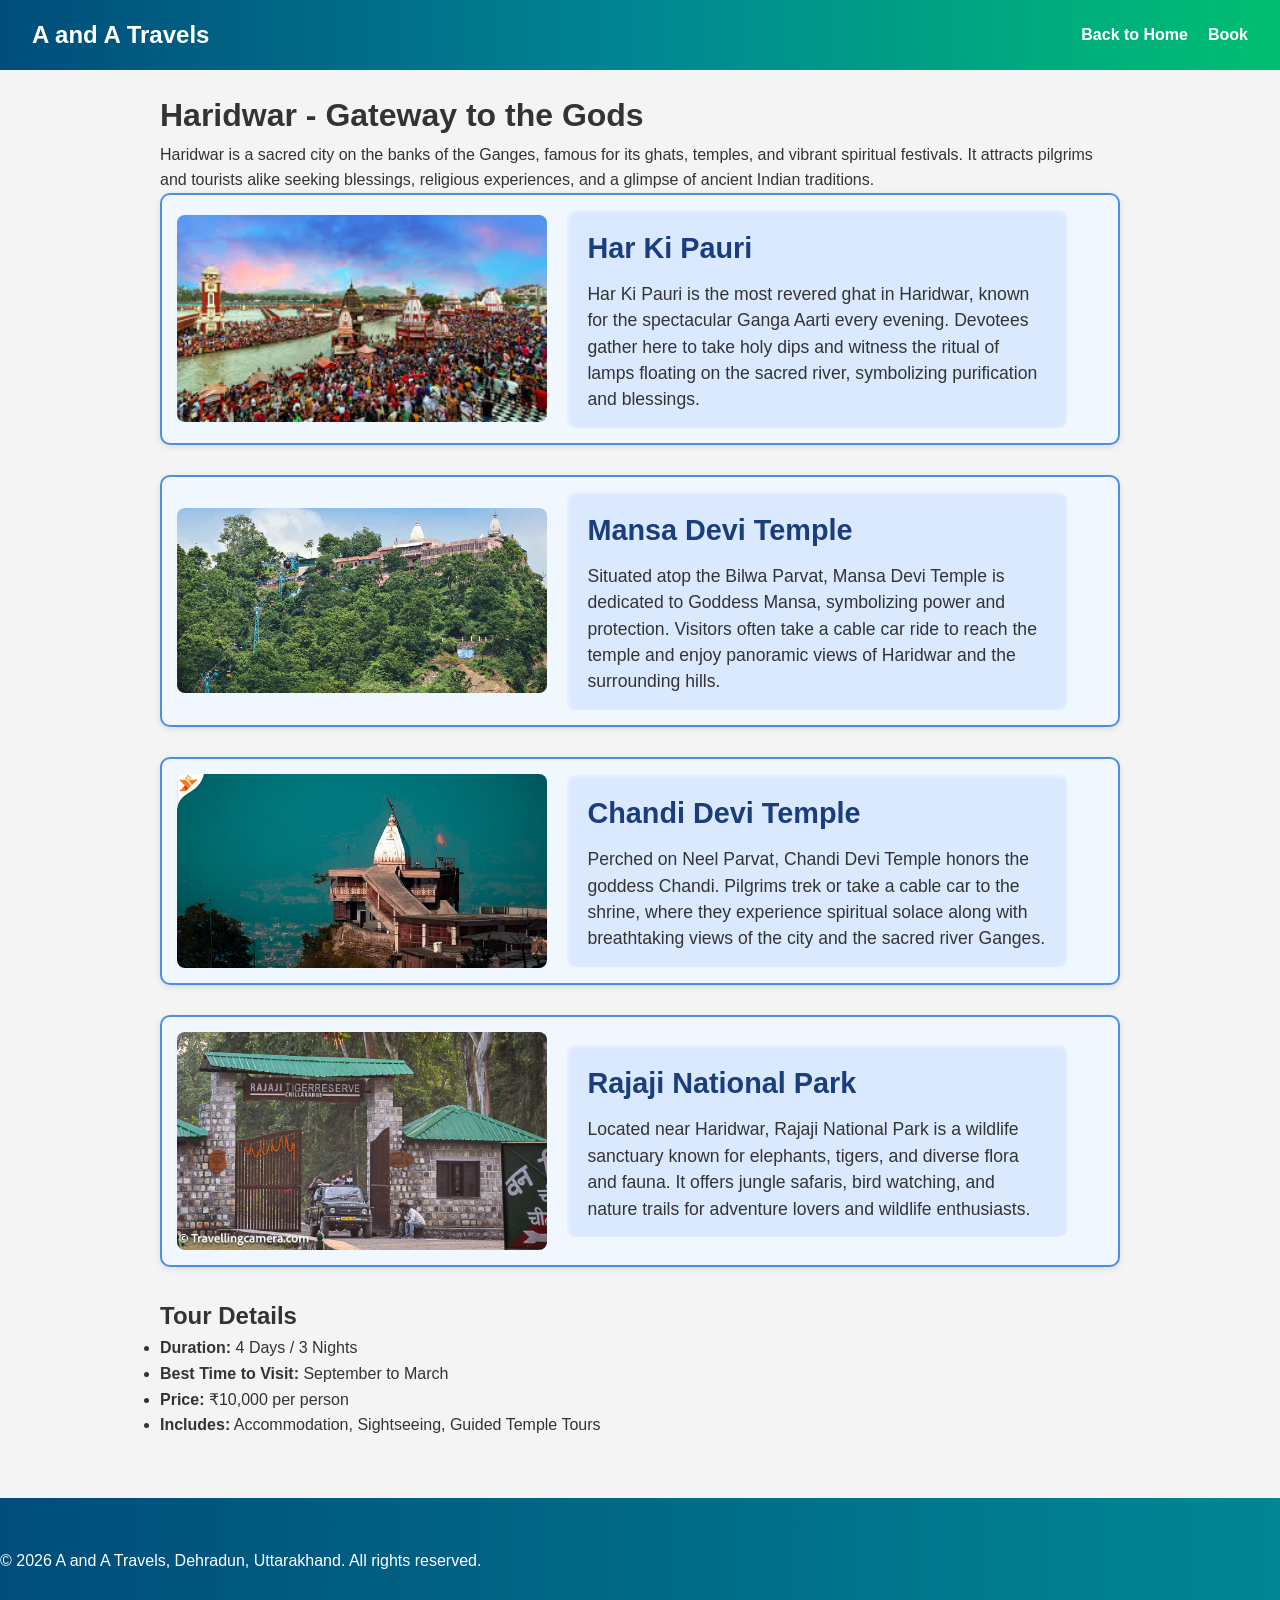
<file: packages/haridwar.html>
<!DOCTYPE html>
<html lang="en">
<head>
  <meta charset="UTF-8" />
  <meta name="viewport" content="width=device-width, initial-scale=1" />
  <title>Char Dham Yatra | A and A Travels</title>
  <link rel="stylesheet" href="../css/style.css" />
  <link rel="stylesheet" href="packagestyle.css">
      <link rel="apple-touch-icon" sizes="180x180" href="../favicon_io/apple-touch-icon.png">
  <link rel="icon" type="image/png" sizes="32x32" href="../favicon_io/favicon-32x32.png">
  <link rel="icon" type="image/png" sizes="16x16" href="../favicon_io/favicon-16x16.png">
  <link rel="manifest" href="../favicon_io/site.webmanifest">
</head>
<body>


<header>
  <div class="logo">A and A Travels</div>
  <div class="header-buttons">
    <button class="menu-toggle" onclick="toggleMenu()">☰</button>
   <ul class="nav-links" id="navLinks">
            <li><a href="../index.html">Back to Home</a></li>
            <li><a href="booking.html">Book</a></li>
    </ul>
    </div>
  </div>
</header>


  <div class="container">
    <h1>Haridwar - Gateway to the Gods</h1>
    <p class="overview">
      Haridwar is a sacred city on the banks of the Ganges, famous for its ghats, temples, and vibrant spiritual festivals. It attracts pilgrims and tourists alike seeking blessings, religious experiences, and a glimpse of ancient Indian traditions.
    </p>

    <div class="spot">
      <img src="../images/harkipauri.jpg" alt="Har Ki Pauri" />
      <div class="spot-info">
        <h3>Har Ki Pauri</h3>
        <p>
          Har Ki Pauri is the most revered ghat in Haridwar, known for the spectacular Ganga Aarti every evening. Devotees gather here to take holy dips and witness the ritual of lamps floating on the sacred river, symbolizing purification and blessings.
        </p>
      </div>
    </div>

    <div class="spot">
      <img src="../images/mansadevi.jpg" alt="Mansa Devi Temple" />
      <div class="spot-info">
        <h3>Mansa Devi Temple</h3>
        <p>
          Situated atop the Bilwa Parvat, Mansa Devi Temple is dedicated to Goddess Mansa, symbolizing power and protection. Visitors often take a cable car ride to reach the temple and enjoy panoramic views of Haridwar and the surrounding hills.
        </p>
      </div>
    </div>

    <div class="spot">
      <img src="../images/chandidevi.jpg" alt="Chandi Devi Temple" />
      <div class="spot-info">
        <h3>Chandi Devi Temple</h3>
        <p>
          Perched on Neel Parvat, Chandi Devi Temple honors the goddess Chandi. Pilgrims trek or take a cable car to the shrine, where they experience spiritual solace along with breathtaking views of the city and the sacred river Ganges.
        </p>
      </div>
    </div>

    <div class="spot">
      <img src="../images/rajajipark.jpg" alt="Rajaji National Park" />
      <div class="spot-info">
        <h3>Rajaji National Park</h3>
        <p>
          Located near Haridwar, Rajaji National Park is a wildlife sanctuary known for elephants, tigers, and diverse flora and fauna. It offers jungle safaris, bird watching, and nature trails for adventure lovers and wildlife enthusiasts.
        </p>
      </div>
    </div>

    <div class="details">
      <h2>Tour Details</h2>
      <ul>
        <li><strong>Duration:</strong> 4 Days / 3 Nights</li>
        <li><strong>Best Time to Visit:</strong> September to March</li>
        <li><strong>Price:</strong> ₹10,000 per person</li>
        <li><strong>Includes:</strong> Accommodation, Sightseeing, Guided Temple Tours</li>
      </ul>
    </div>
  </div>





  <footer>
    © 2026 A and A Travels, Dehradun, Uttarakhand. All rights reserved.
  </footer>
<script src="../js/script.js"></script>
</body>
</html>
</file>
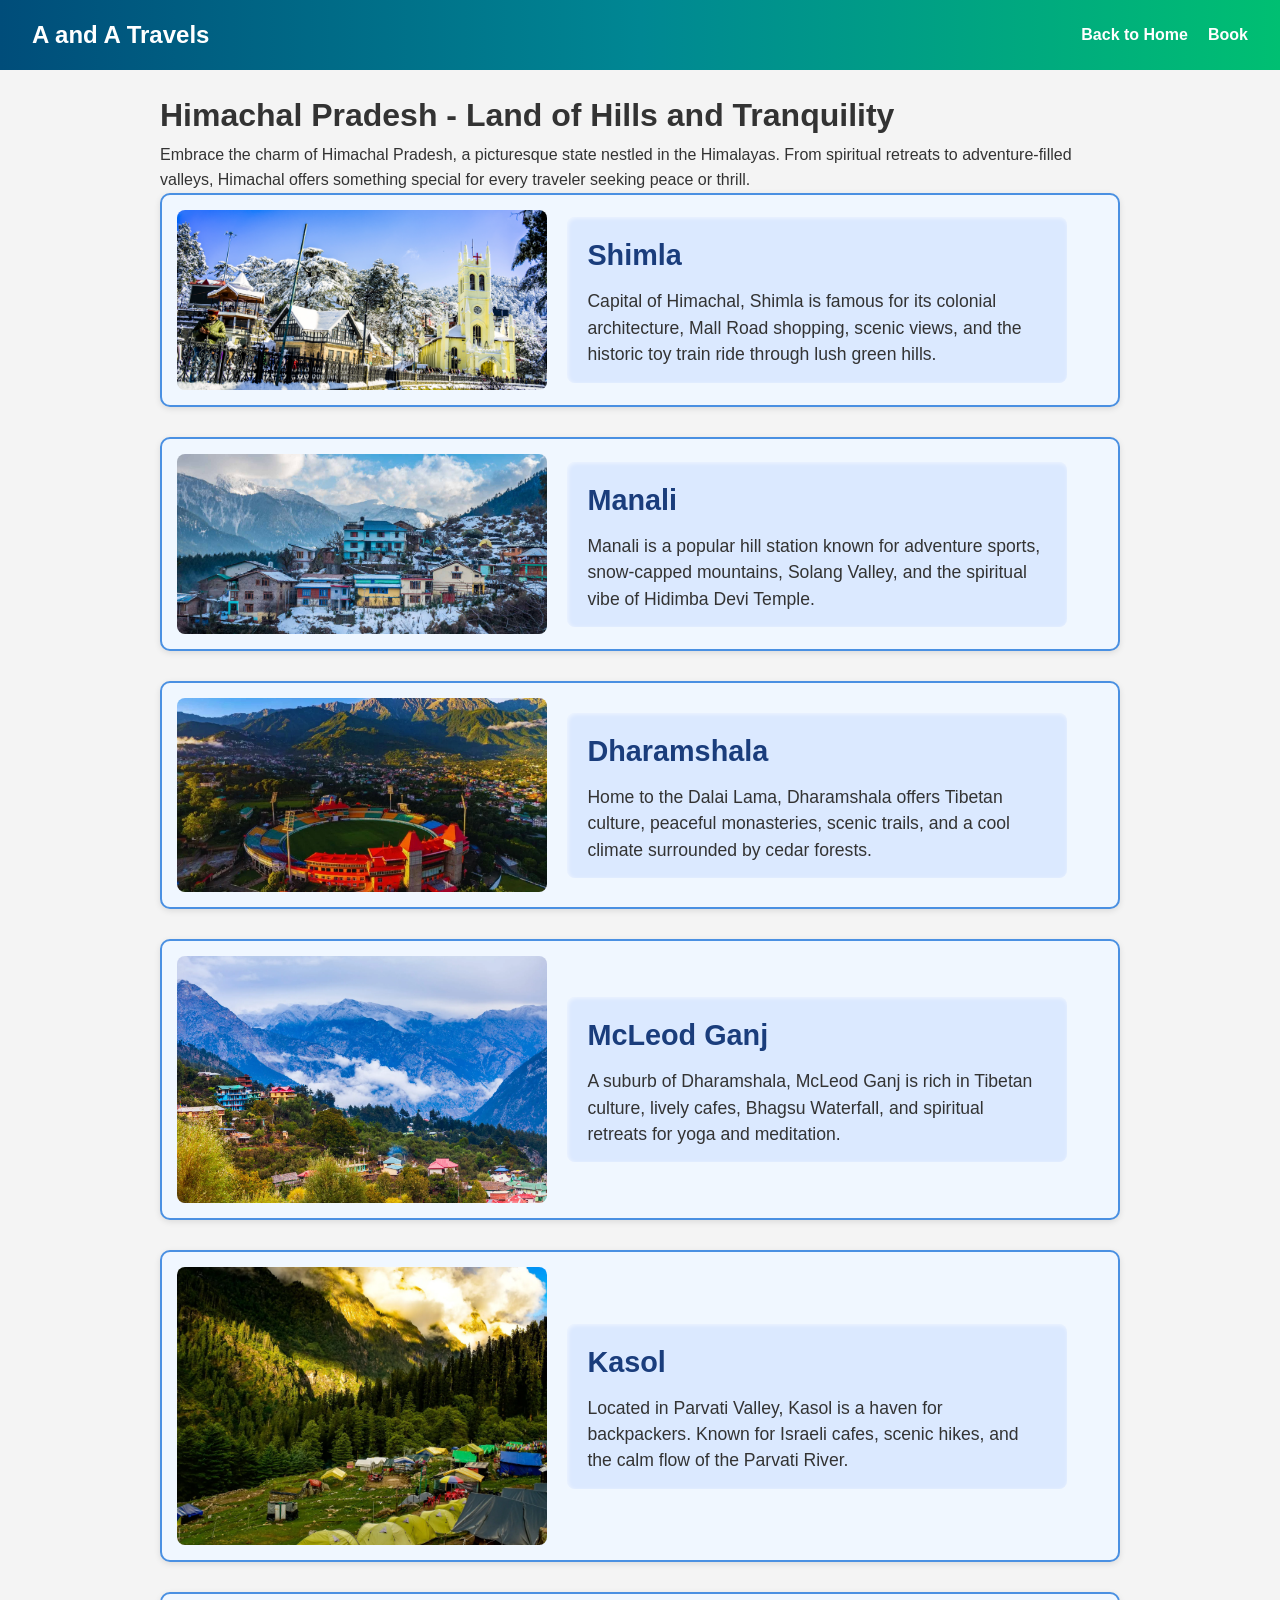
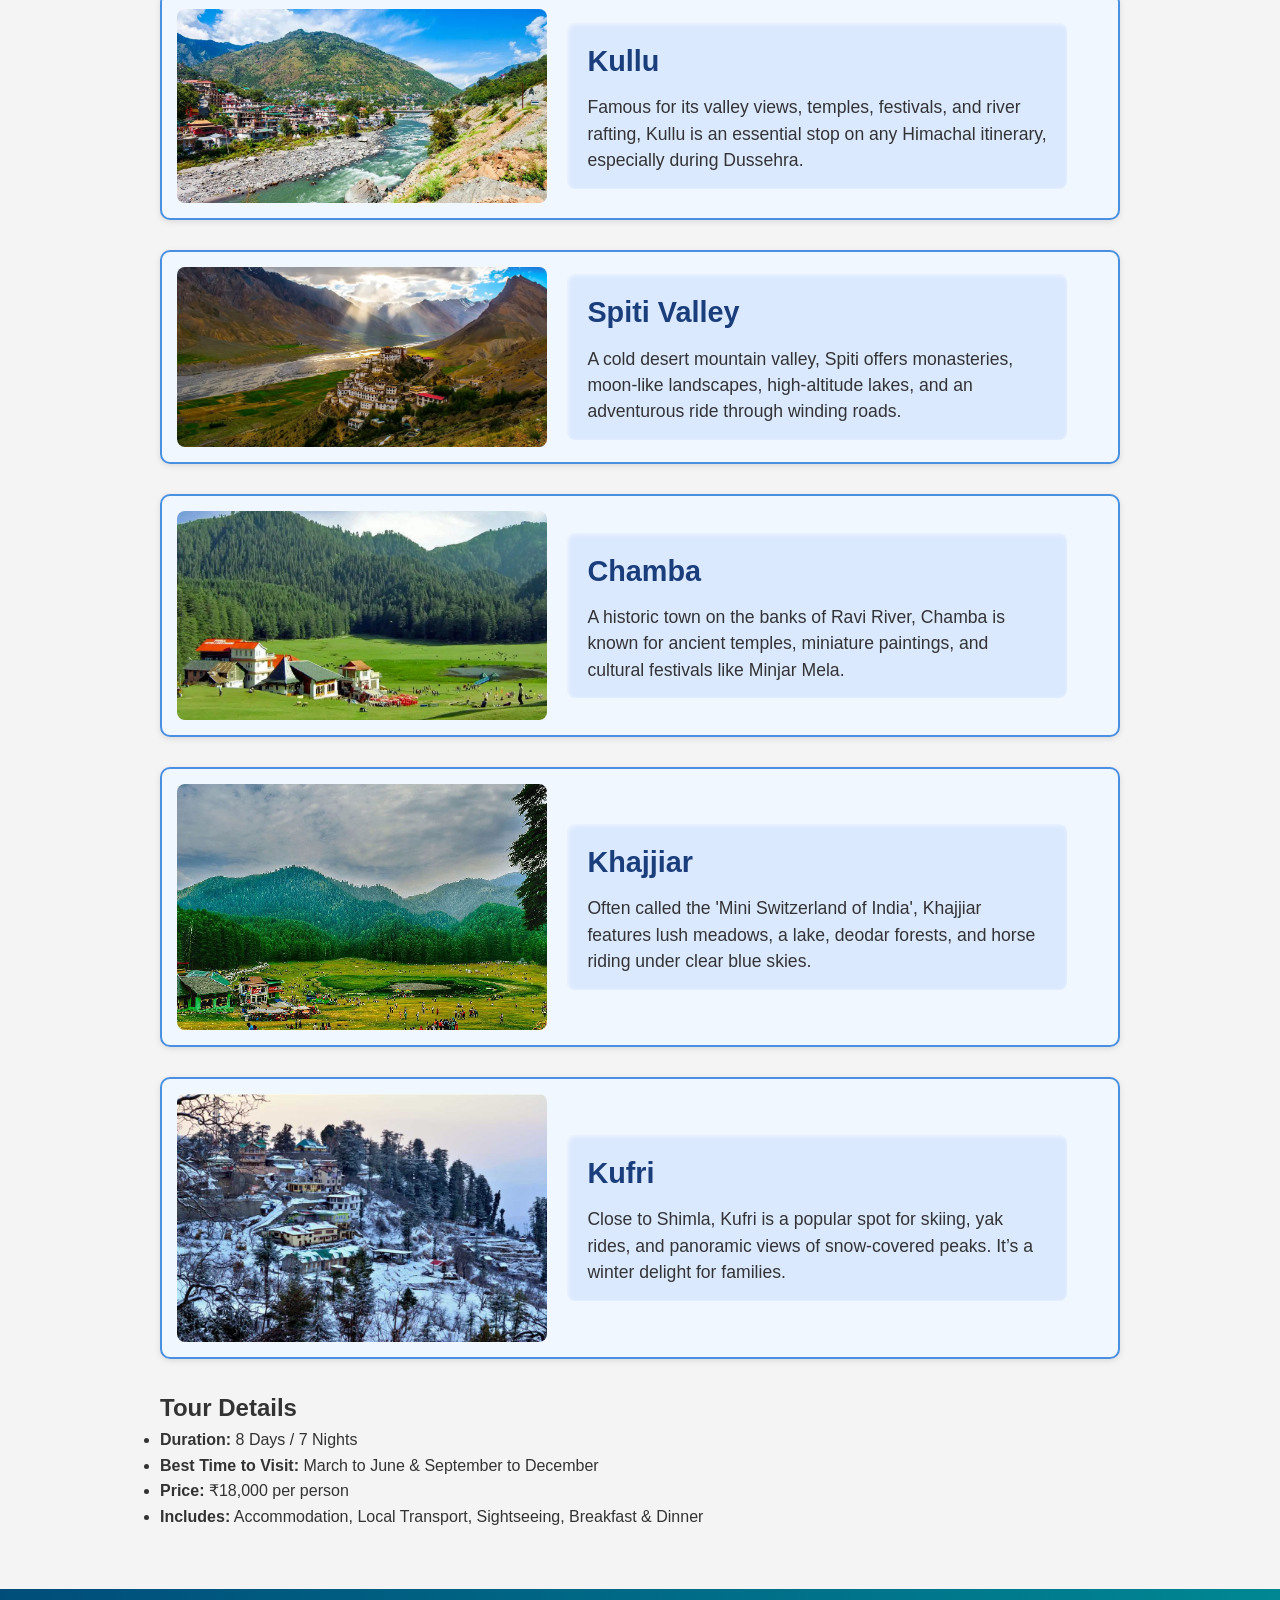
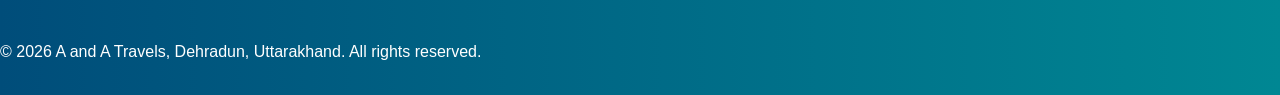
<file: packages/himachal.html>
<!DOCTYPE html>
<html lang="en">
<head>
  <meta charset="UTF-8" />
  <meta name="viewport" content="width=device-width, initial-scale=1" />
  <title>Himachal | A and A Travels</title>
  <link rel="stylesheet" href="../css/style.css" />
  <link rel="stylesheet" href="packagestyle.css" />
  <link rel="apple-touch-icon" sizes="180x180" href="../favicon_io/apple-touch-icon.png">
  <link rel="icon" type="image/png" sizes="32x32" href="../favicon_io/favicon-32x32.png">
  <link rel="icon" type="image/png" sizes="16x16" href="../favicon_io/favicon-16x16.png">
  <link rel="manifest" href="../favicon_io/site.webmanifest">
</head>
<body>

<header>
  <div class="logo">A and A Travels</div>
  <div class="header-buttons">
    <button class="menu-toggle" onclick="toggleMenu()">☰</button>
    <ul class="nav-links" id="navLinks">
      <li><a href="../index.html">Back to Home</a></li>
      <li><a href="booking.html">Book</a></li>
    </ul>
  </div>
</header>

<div class="container">
  <h1>Himachal Pradesh - Land of Hills and Tranquility</h1>
  <p class="overview">
    Embrace the charm of Himachal Pradesh, a picturesque state nestled in the Himalayas. From spiritual retreats to adventure-filled valleys, Himachal offers something special for every traveler seeking peace or thrill.
  </p>

  <div class="spot">
    <img src="../images/shimla.jpg" alt="Shimla" />
    <div class="spot-info">
      <h3>Shimla</h3>
      <p>Capital of Himachal, Shimla is famous for its colonial architecture, Mall Road shopping, scenic views, and the historic toy train ride through lush green hills.</p>
    </div>
  </div>

  <div class="spot">
    <img src="../images/manali.jpg" alt="Manali" />
    <div class="spot-info">
      <h3>Manali</h3>
      <p>Manali is a popular hill station known for adventure sports, snow-capped mountains, Solang Valley, and the spiritual vibe of Hidimba Devi Temple.</p>
    </div>
  </div>

  <div class="spot">
    <img src="../images/dharamshala.webp" alt="Dharamshala" />
    <div class="spot-info">
      <h3>Dharamshala</h3>
      <p>Home to the Dalai Lama, Dharamshala offers Tibetan culture, peaceful monasteries, scenic trails, and a cool climate surrounded by cedar forests.</p>
    </div>
  </div>

  <div class="spot">
    <img src="../images/mcleodganj.webp" alt="McLeod Ganj" />
    <div class="spot-info">
      <h3>McLeod Ganj</h3>
      <p>A suburb of Dharamshala, McLeod Ganj is rich in Tibetan culture, lively cafes, Bhagsu Waterfall, and spiritual retreats for yoga and meditation.</p>
    </div>
  </div>

  <div class="spot">
    <img src="../images/kasol.webp" alt="Kasol" />
    <div class="spot-info">
      <h3>Kasol</h3>
      <p>Located in Parvati Valley, Kasol is a haven for backpackers. Known for Israeli cafes, scenic hikes, and the calm flow of the Parvati River.</p>
    </div>
  </div>

  <div class="spot">
    <img src="../images/kullu.webp" alt="Kullu" />
    <div class="spot-info">
      <h3>Kullu</h3>
      <p>Famous for its valley views, temples, festivals, and river rafting, Kullu is an essential stop on any Himachal itinerary, especially during Dussehra.</p>
    </div>
  </div>

  <div class="spot">
    <img src="../images/spitivalley.webp" alt="Spiti Valley" />
    <div class="spot-info">
      <h3>Spiti Valley</h3>
      <p>A cold desert mountain valley, Spiti offers monasteries, moon-like landscapes, high-altitude lakes, and an adventurous ride through winding roads.</p>
    </div>
  </div>

  <div class="spot">
    <img src="../images/chamba.webp" alt="Chamba" />
    <div class="spot-info">
      <h3>Chamba</h3>
      <p>A historic town on the banks of Ravi River, Chamba is known for ancient temples, miniature paintings, and cultural festivals like Minjar Mela.</p>
    </div>
  </div>

  <div class="spot">
    <img src="../images/khajjiar.jpg" alt="Khajjiar" />
    <div class="spot-info">
      <h3>Khajjiar</h3>
      <p>Often called the 'Mini Switzerland of India', Khajjiar features lush meadows, a lake, deodar forests, and horse riding under clear blue skies.</p>
    </div>
  </div>

  <div class="spot">
    <img src="../images/kufri.jpg" alt="Kufri" />
    <div class="spot-info">
      <h3>Kufri</h3>
      <p>Close to Shimla, Kufri is a popular spot for skiing, yak rides, and panoramic views of snow-covered peaks. It’s a winter delight for families.</p>
    </div>
  </div>

  <div class="details">
    <h2>Tour Details</h2>
    <ul>
      <li><strong>Duration:</strong> 8 Days / 7 Nights</li>
      <li><strong>Best Time to Visit:</strong> March to June & September to December</li>
      <li><strong>Price:</strong> ₹18,000 per person</li>
      <li><strong>Includes:</strong> Accommodation, Local Transport, Sightseeing, Breakfast & Dinner</li>
    </ul>
  </div>
</div>

<footer>
  © 2026 A and A Travels, Dehradun, Uttarakhand. All rights reserved.
</footer>

<script src="../js/script.js"></script>

</body>
</html>
</file>
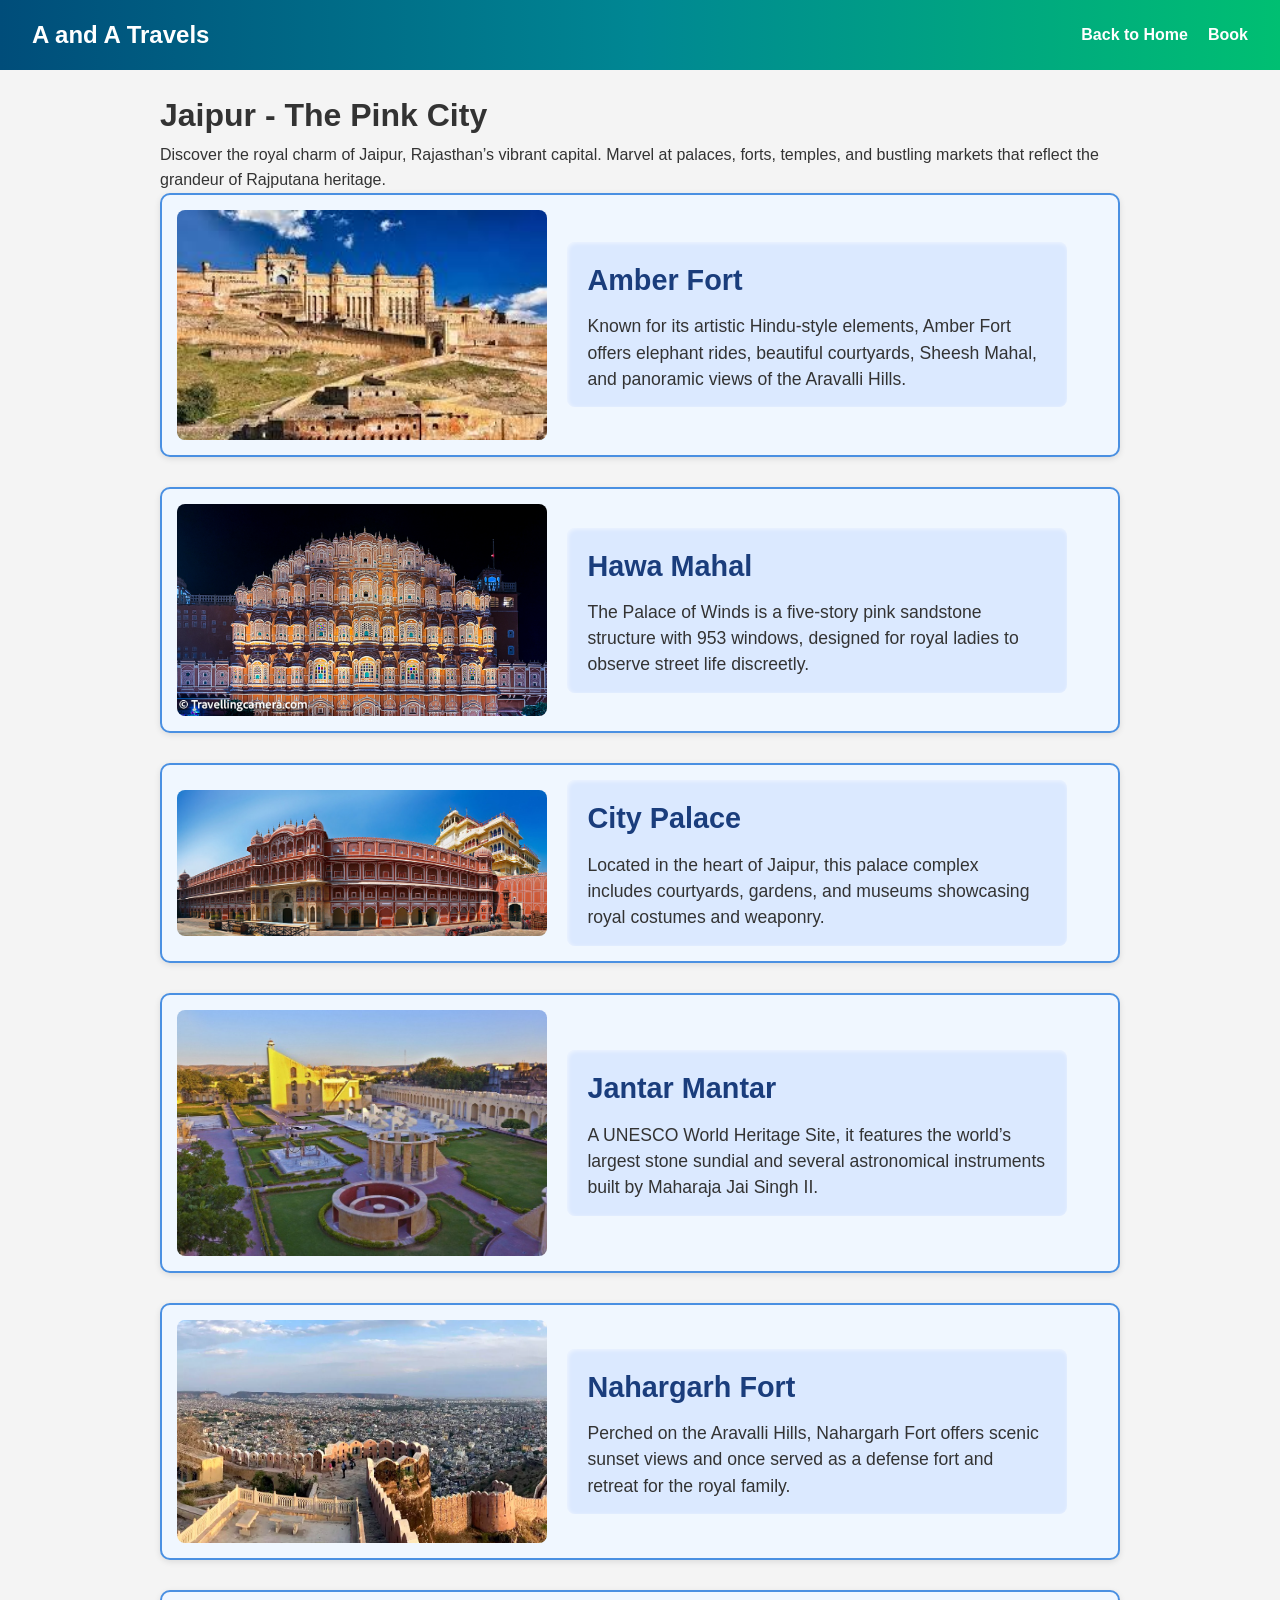
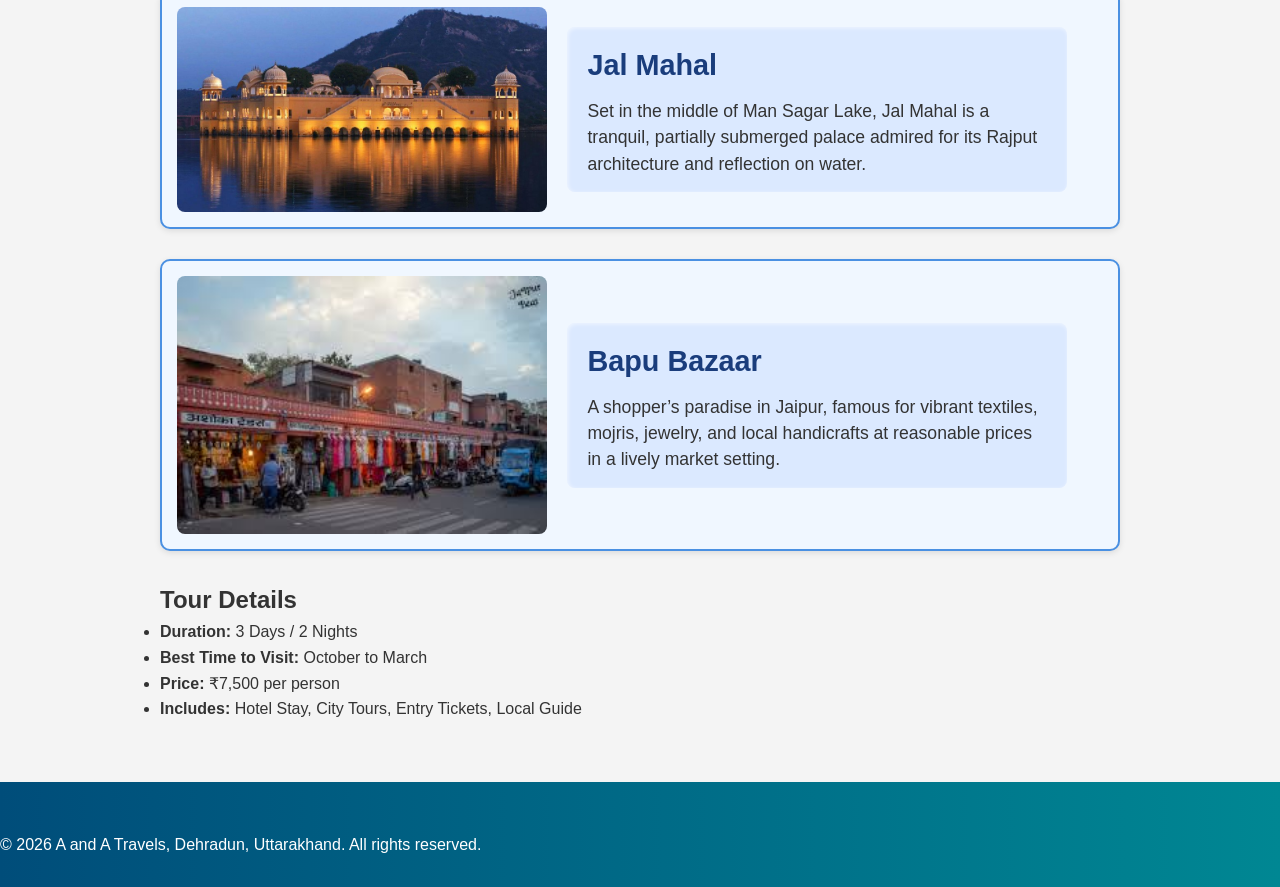
<file: packages/jaipur.html>
<!DOCTYPE html>
<html lang="en">
<head>
  <meta charset="UTF-8" />
  <meta name="viewport" content="width=device-width, initial-scale=1" />
  <title>Jaipur Tour | A and A Travels</title>
  <link rel="stylesheet" href="../css/style.css" />
  <link rel="stylesheet" href="packagestyle.css" />
  <link rel="apple-touch-icon" sizes="180x180" href="../favicon_io/apple-touch-icon.png">
  <link rel="icon" type="image/png" sizes="32x32" href="../favicon_io/favicon-32x32.png">
  <link rel="icon" type="image/png" sizes="16x16" href="../favicon_io/favicon-16x16.png">
  <link rel="manifest" href="../favicon_io/site.webmanifest">
</head>
<body>

<header>
  <div class="logo">A and A Travels</div>
  <div class="header-buttons">
    <button class="menu-toggle" onclick="toggleMenu()">☰</button>
    <ul class="nav-links" id="navLinks">
      <li><a href="../index.html">Back to Home</a></li>
      <li><a href="booking.html">Book</a></li>
    </ul>
  </div>
</header>

<div class="container">
  <h1>Jaipur - The Pink City</h1>
  <p class="overview">
    Discover the royal charm of Jaipur, Rajasthan’s vibrant capital. Marvel at palaces, forts, temples, and bustling markets that reflect the grandeur of Rajputana heritage.
  </p>

  <div class="spot">
    <img src="../images/amberfort.jpg" alt="Amber Fort" />
    <div class="spot-info">
      <h3>Amber Fort</h3>
      <p>Known for its artistic Hindu-style elements, Amber Fort offers elephant rides, beautiful courtyards, Sheesh Mahal, and panoramic views of the Aravalli Hills.</p>
    </div>
  </div>

  <div class="spot">
    <img src="../images/hawamahal.jpg" alt="Hawa Mahal" />
    <div class="spot-info">
      <h3>Hawa Mahal</h3>
      <p>The Palace of Winds is a five-story pink sandstone structure with 953 windows, designed for royal ladies to observe street life discreetly.</p>
    </div>
  </div>

  <div class="spot">
    <img src="../images/citypalace.jpg" alt="City Palace" />
    <div class="spot-info">
      <h3>City Palace</h3>
      <p>Located in the heart of Jaipur, this palace complex includes courtyards, gardens, and museums showcasing royal costumes and weaponry.</p>
    </div>
  </div>

  <div class="spot">
    <img src="../images/jantarmantar.jpg" alt="Jantar Mantar" />
    <div class="spot-info">
      <h3>Jantar Mantar</h3>
      <p>A UNESCO World Heritage Site, it features the world’s largest stone sundial and several astronomical instruments built by Maharaja Jai Singh II.</p>
    </div>
  </div>

  <div class="spot">
    <img src="../images/nahargarhfort.webp" alt="Nahargarh Fort" />
    <div class="spot-info">
      <h3>Nahargarh Fort</h3>
      <p>Perched on the Aravalli Hills, Nahargarh Fort offers scenic sunset views and once served as a defense fort and retreat for the royal family.</p>
    </div>
  </div>

  <div class="spot">
    <img src="../images/jalmahal.jpg" alt="Jal Mahal" />
    <div class="spot-info">
      <h3>Jal Mahal</h3>
      <p>Set in the middle of Man Sagar Lake, Jal Mahal is a tranquil, partially submerged palace admired for its Rajput architecture and reflection on water.</p>
    </div>
  </div>

  <div class="spot">
    <img src="../images/bapubazaar.jpg" alt="Bapu Bazaar" />
    <div class="spot-info">
      <h3>Bapu Bazaar</h3>
      <p>A shopper’s paradise in Jaipur, famous for vibrant textiles, mojris, jewelry, and local handicrafts at reasonable prices in a lively market setting.</p>
    </div>
  </div>

  <div class="details">
    <h2>Tour Details</h2>
    <ul>
      <li><strong>Duration:</strong> 3 Days / 2 Nights</li>
      <li><strong>Best Time to Visit:</strong> October to March</li>
      <li><strong>Price:</strong> ₹7,500 per person</li>
      <li><strong>Includes:</strong> Hotel Stay, City Tours, Entry Tickets, Local Guide</li>
    </ul>
  </div>
</div>

<footer>
  © 2026 A and A Travels, Dehradun, Uttarakhand. All rights reserved.
</footer>

<script src="../js/script.js"></script>

</body>
</html>
</file>
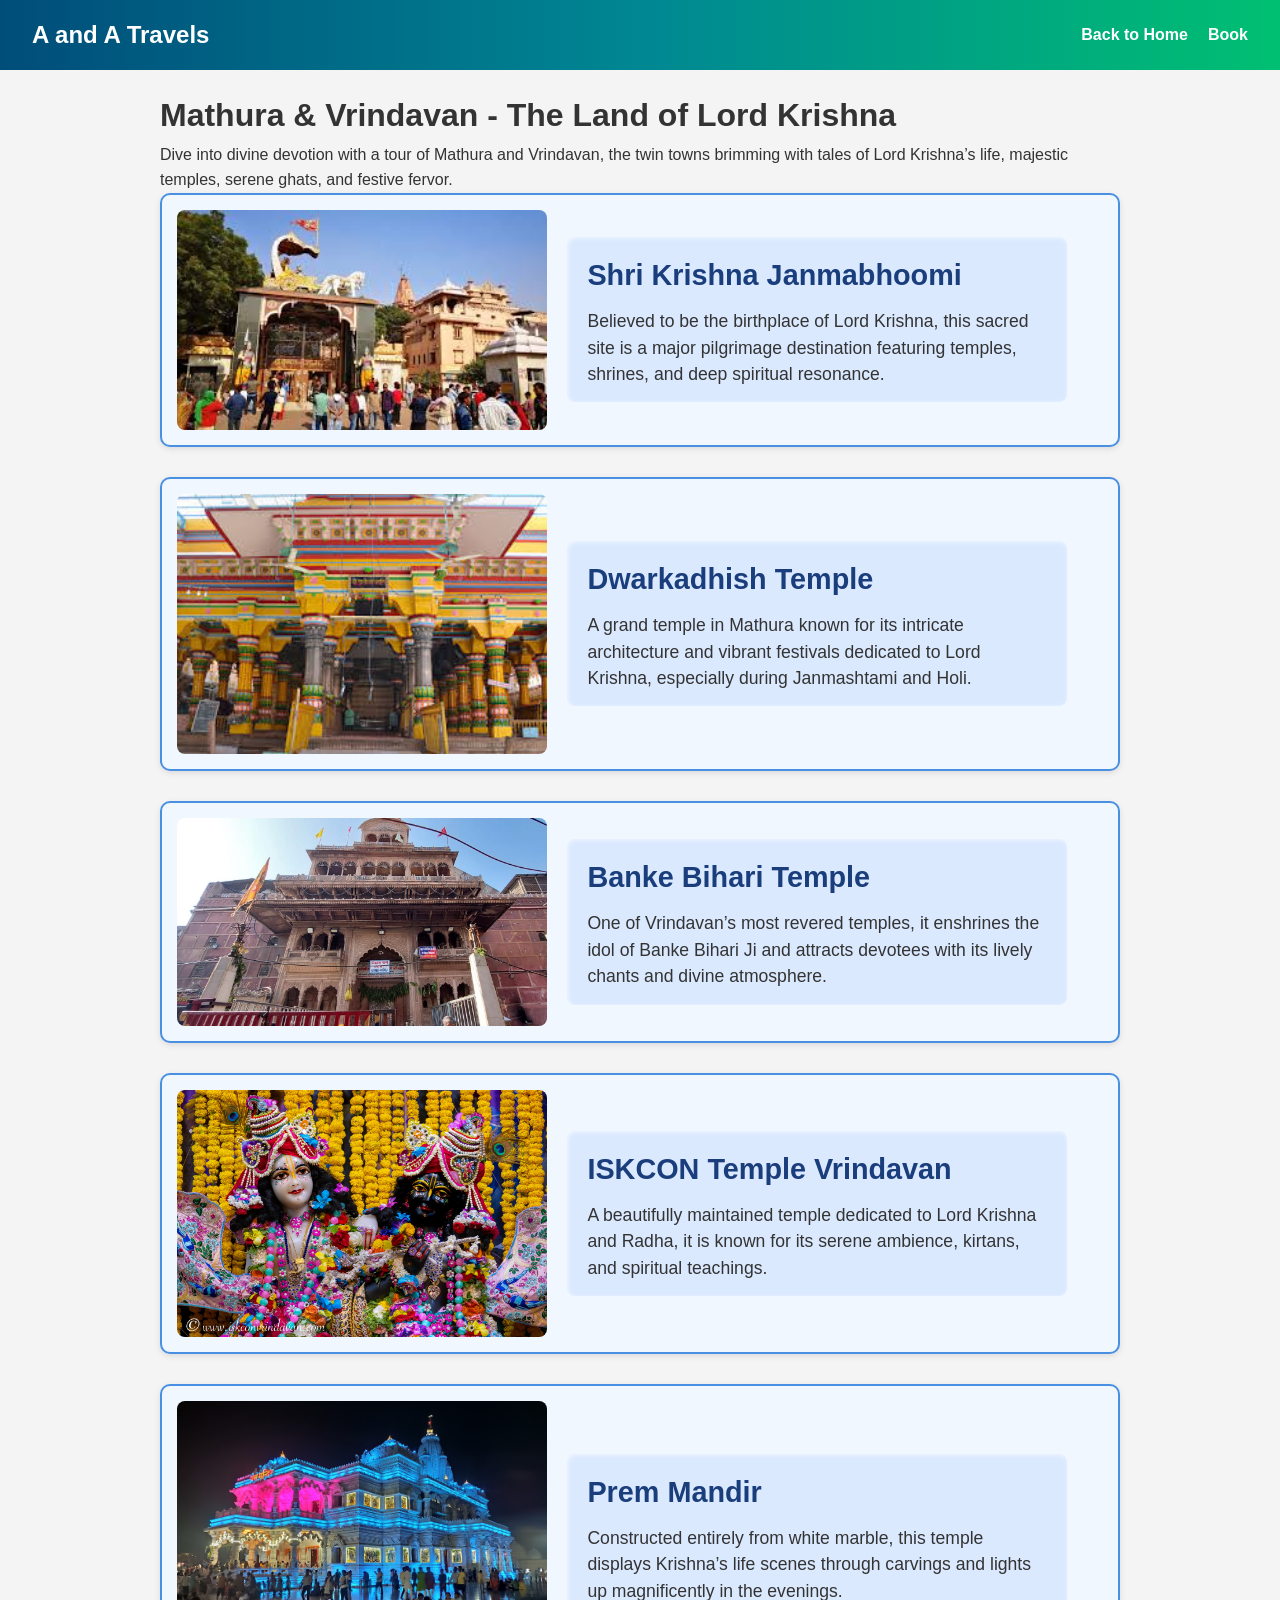
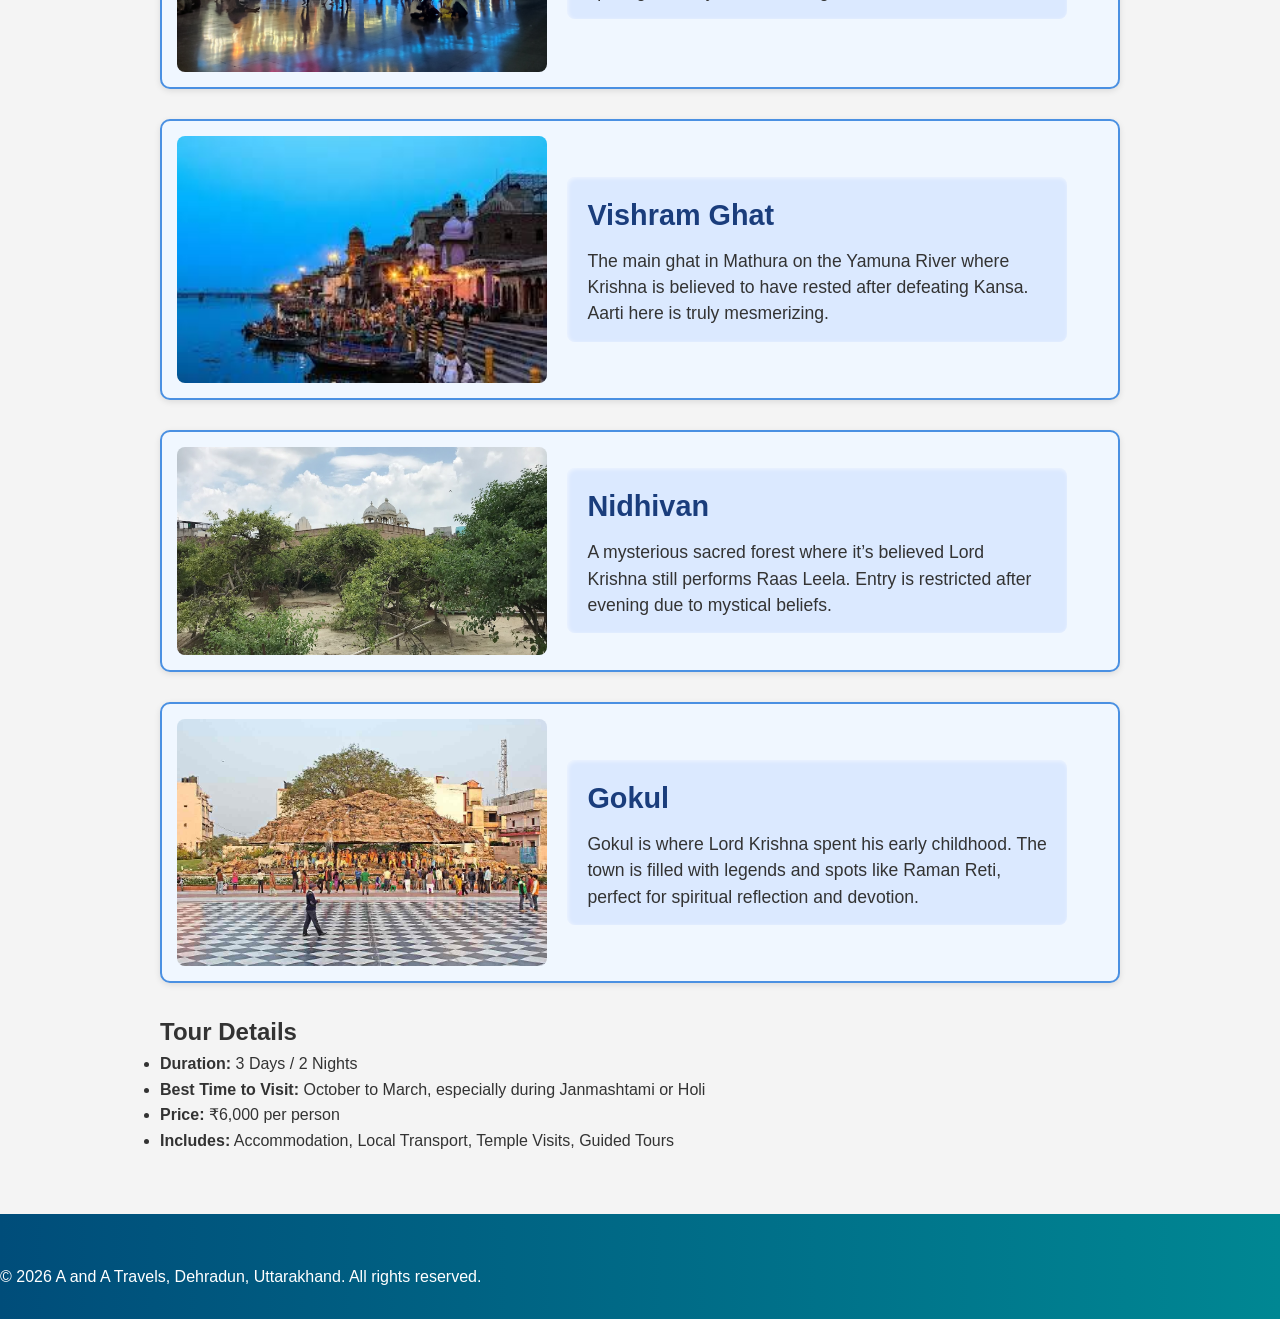
<file: packages/mathura.html>
<!DOCTYPE html>
<html lang="en">
<head>
  <meta charset="UTF-8" />
  <meta name="viewport" content="width=device-width, initial-scale=1" />
  <title>Mathura & Vrindavan | A and A Travels</title>
  <link rel="stylesheet" href="../css/style.css" />
  <link rel="stylesheet" href="packagestyle.css" />
  <link rel="apple-touch-icon" sizes="180x180" href="../favicon_io/apple-touch-icon.png">
  <link rel="icon" type="image/png" sizes="32x32" href="../favicon_io/favicon-32x32.png">
  <link rel="icon" type="image/png" sizes="16x16" href="../favicon_io/favicon-16x16.png">
  <link rel="manifest" href="../favicon_io/site.webmanifest">
</head>
<body>

<header>
  <div class="logo">A and A Travels</div>
  <div class="header-buttons">
    <button class="menu-toggle" onclick="toggleMenu()">☰</button>
    <ul class="nav-links" id="navLinks">
      <li><a href="../index.html">Back to Home</a></li>
      <li><a href="booking.html">Book</a></li>
    </ul>
  </div>
</header>

<div class="container">
  <h1>Mathura & Vrindavan - The Land of Lord Krishna</h1>
  <p class="overview">
    Dive into divine devotion with a tour of Mathura and Vrindavan, the twin towns brimming with tales of Lord Krishna’s life, majestic temples, serene ghats, and festive fervor.
  </p>

  <div class="spot">
    <img src="../images/shreekrishnajanambhumi.jpg" alt="Shri Krishna Janmabhoomi" />
    <div class="spot-info">
      <h3>Shri Krishna Janmabhoomi</h3>
      <p>Believed to be the birthplace of Lord Krishna, this sacred site is a major pilgrimage destination featuring temples, shrines, and deep spiritual resonance.</p>
    </div>
  </div>

  <div class="spot">
    <img src="../images/dwarkadhish.jpg" alt="Dwarkadhish Temple" />
    <div class="spot-info">
      <h3>Dwarkadhish Temple</h3>
      <p>A grand temple in Mathura known for its intricate architecture and vibrant festivals dedicated to Lord Krishna, especially during Janmashtami and Holi.</p>
    </div>
  </div>

  <div class="spot">
    <img src="../images/bankebihari.jpg" alt="Banke Bihari Temple" />
    <div class="spot-info">
      <h3>Banke Bihari Temple</h3>
      <p>One of Vrindavan’s most revered temples, it enshrines the idol of Banke Bihari Ji and attracts devotees with its lively chants and divine atmosphere.</p>
    </div>
  </div>

  <div class="spot">
    <img src="../images/iskcon.jpg" alt="ISKCON Temple Vrindavan" />
    <div class="spot-info">
      <h3>ISKCON Temple Vrindavan</h3>
      <p>A beautifully maintained temple dedicated to Lord Krishna and Radha, it is known for its serene ambience, kirtans, and spiritual teachings.</p>
    </div>
  </div>

  <div class="spot">
    <img src="../images/premmandir.jpeg" alt="Prem Mandir" />
    <div class="spot-info">
      <h3>Prem Mandir</h3>
      <p>Constructed entirely from white marble, this temple displays Krishna’s life scenes through carvings and lights up magnificently in the evenings.</p>
    </div>
  </div>

  <div class="spot">
    <img src="../images/vishramghat.jpg" alt="Vishram Ghat" />
    <div class="spot-info">
      <h3>Vishram Ghat</h3>
      <p>The main ghat in Mathura on the Yamuna River where Krishna is believed to have rested after defeating Kansa. Aarti here is truly mesmerizing.</p>
    </div>
  </div>

  <div class="spot">
    <img src="../images/nidhivan.jpg" alt="Nidhivan" />
    <div class="spot-info">
      <h3>Nidhivan</h3>
      <p>A mysterious sacred forest where it’s believed Lord Krishna still performs Raas Leela. Entry is restricted after evening due to mystical beliefs.</p>
    </div>
  </div>


  <div class="spot">
    <img src="../images/gokul.jpg" alt="Gokul" />
    <div class="spot-info">
      <h3>Gokul</h3>
      <p>Gokul is where Lord Krishna spent his early childhood. The town is filled with legends and spots like Raman Reti, perfect for spiritual reflection and devotion.</p>
    </div>
  </div>

  <div class="details">
    <h2>Tour Details</h2>
    <ul>
      <li><strong>Duration:</strong> 3 Days / 2 Nights</li>
      <li><strong>Best Time to Visit:</strong> October to March, especially during Janmashtami or Holi</li>
      <li><strong>Price:</strong> ₹6,000 per person</li>
      <li><strong>Includes:</strong> Accommodation, Local Transport, Temple Visits, Guided Tours</li>
    </ul>
  </div>
</div>

<footer>
  © 2026 A and A Travels, Dehradun, Uttarakhand. All rights reserved.
</footer>

<script src="../js/script.js"></script>

</body>
</html>
</file>
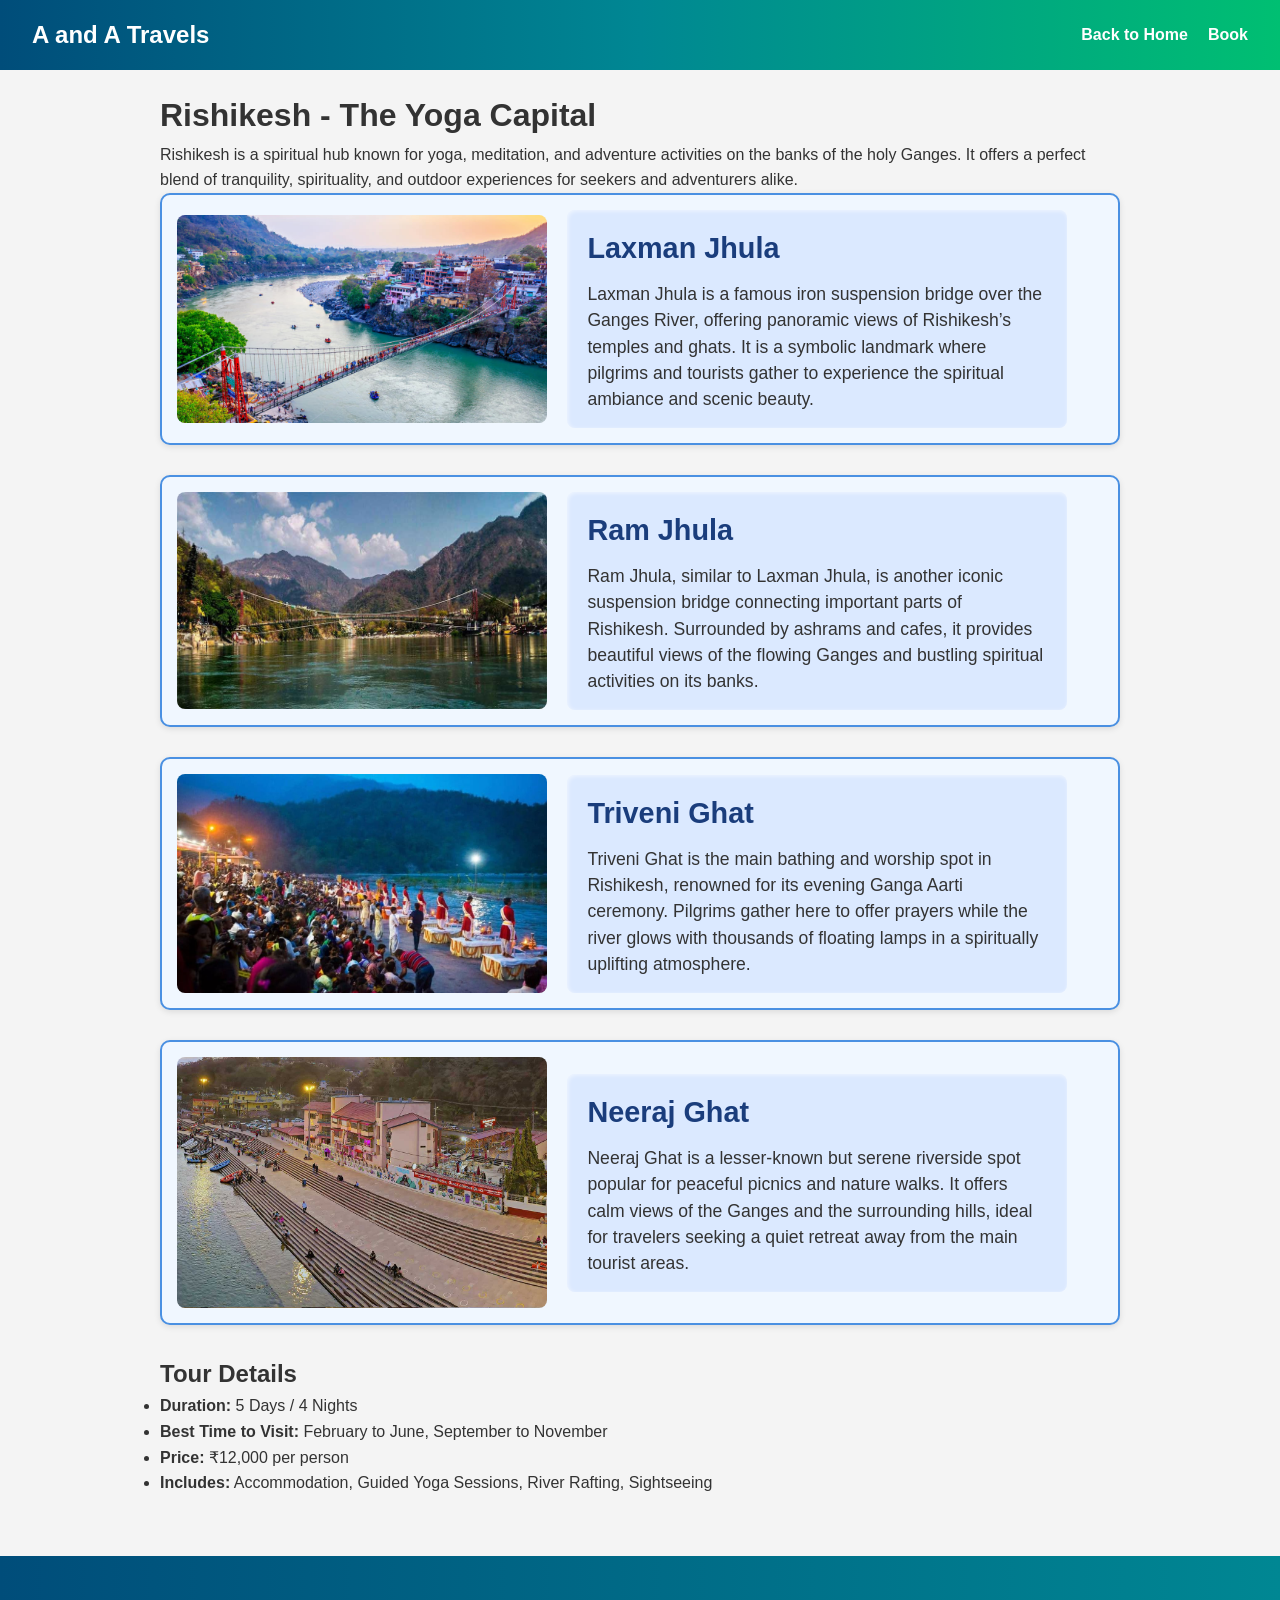
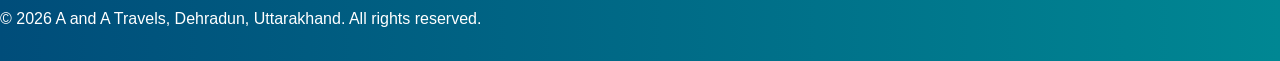
<file: packages/rishikesh.html>
<!DOCTYPE html>
<html lang="en">
<head>
  <meta charset="UTF-8" />
  <meta name="viewport" content="width=device-width, initial-scale=1" />
  <title>Char Dham Yatra | A and A Travels</title>
  <link rel="stylesheet" href="../css/style.css" />
  <link rel="stylesheet" href="packagestyle.css">
      <link rel="apple-touch-icon" sizes="180x180" href="../favicon_io/apple-touch-icon.png">
  <link rel="icon" type="image/png" sizes="32x32" href="../favicon_io/favicon-32x32.png">
  <link rel="icon" type="image/png" sizes="16x16" href="../favicon_io/favicon-16x16.png">
  <link rel="manifest" href="../favicon_io/site.webmanifest">
</head>
<body>


<header>
  <div class="logo">A and A Travels</div>
  <div class="header-buttons">
    <button class="menu-toggle" onclick="toggleMenu()">☰</button>
   <ul class="nav-links" id="navLinks">
            <li><a href="../index.html">Back to Home</a></li>
            <li><a href="booking.html">Book</a></li>
    </ul>
    </div>
  </div>
</header>

  <div class="container">
    <h1>Rishikesh - The Yoga Capital</h1>
    <p class="overview">
      Rishikesh is a spiritual hub known for yoga, meditation, and adventure activities on the banks of the holy Ganges. It offers a perfect blend of tranquility, spirituality, and outdoor experiences for seekers and adventurers alike.
    </p>

    <div class="spot">
      <img src="../images/laxmanjhula.jpg" alt="Laxman Jhula" />
      <div class="spot-info">
        <h3>Laxman Jhula</h3>
        <p>
          Laxman Jhula is a famous iron suspension bridge over the Ganges River, offering panoramic views of Rishikesh’s temples and ghats. It is a symbolic landmark where pilgrims and tourists gather to experience the spiritual ambiance and scenic beauty.
        </p>
      </div>
    </div>

    <div class="spot">
      <img src="../images/ramjhula.jpg" alt="Ram Jhula" />
      <div class="spot-info">
        <h3>Ram Jhula</h3>
        <p>
          Ram Jhula, similar to Laxman Jhula, is another iconic suspension bridge connecting important parts of Rishikesh. Surrounded by ashrams and cafes, it provides beautiful views of the flowing Ganges and bustling spiritual activities on its banks.
        </p>
      </div>
    </div>

    <div class="spot">
      <img src="../images/trivenighat.jpg" alt="Triveni Ghat" />
      <div class="spot-info">
        <h3>Triveni Ghat</h3>
        <p>
          Triveni Ghat is the main bathing and worship spot in Rishikesh, renowned for its evening Ganga Aarti ceremony. Pilgrims gather here to offer prayers while the river glows with thousands of floating lamps in a spiritually uplifting atmosphere.
        </p>
      </div>
    </div>

    <div class="spot">
      <img src="../images/neerajghat.jpg" alt="Neeraj Ghat" />
      <div class="spot-info">
        <h3>Neeraj Ghat</h3>
        <p>
          Neeraj Ghat is a lesser-known but serene riverside spot popular for peaceful picnics and nature walks. It offers calm views of the Ganges and the surrounding hills, ideal for travelers seeking a quiet retreat away from the main tourist areas.
        </p>
      </div>
    </div>

    <div class="details">
      <h2>Tour Details</h2>
      <ul>
        <li><strong>Duration:</strong> 5 Days / 4 Nights</li>
        <li><strong>Best Time to Visit:</strong> February to June, September to November</li>
        <li><strong>Price:</strong> ₹12,000 per person</li>
        <li><strong>Includes:</strong> Accommodation, Guided Yoga Sessions, River Rafting, Sightseeing</li>
      </ul>
    </div>
  </div>









  <footer>
    © 2026 A and A Travels, Dehradun, Uttarakhand. All rights reserved.
  </footer>
<script src="../js/script.js"></script>
</body>
</html>
</file>
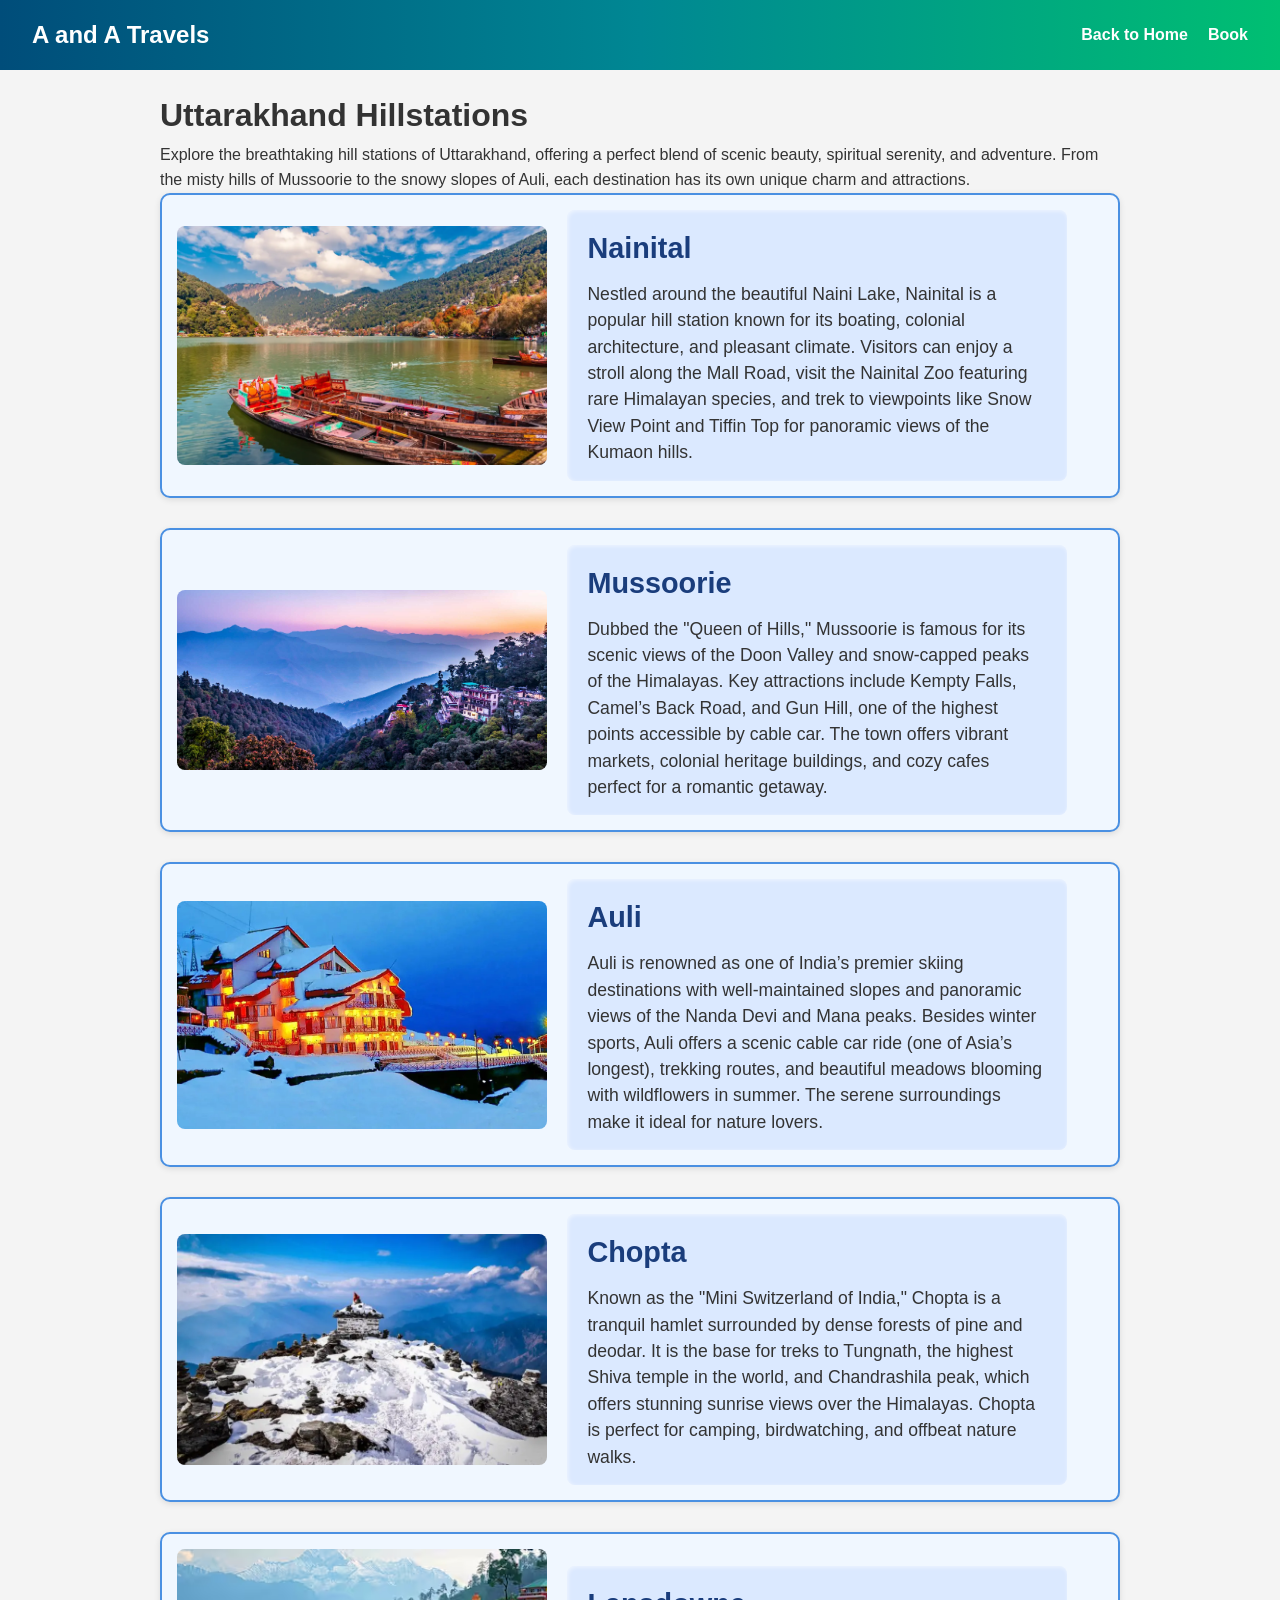
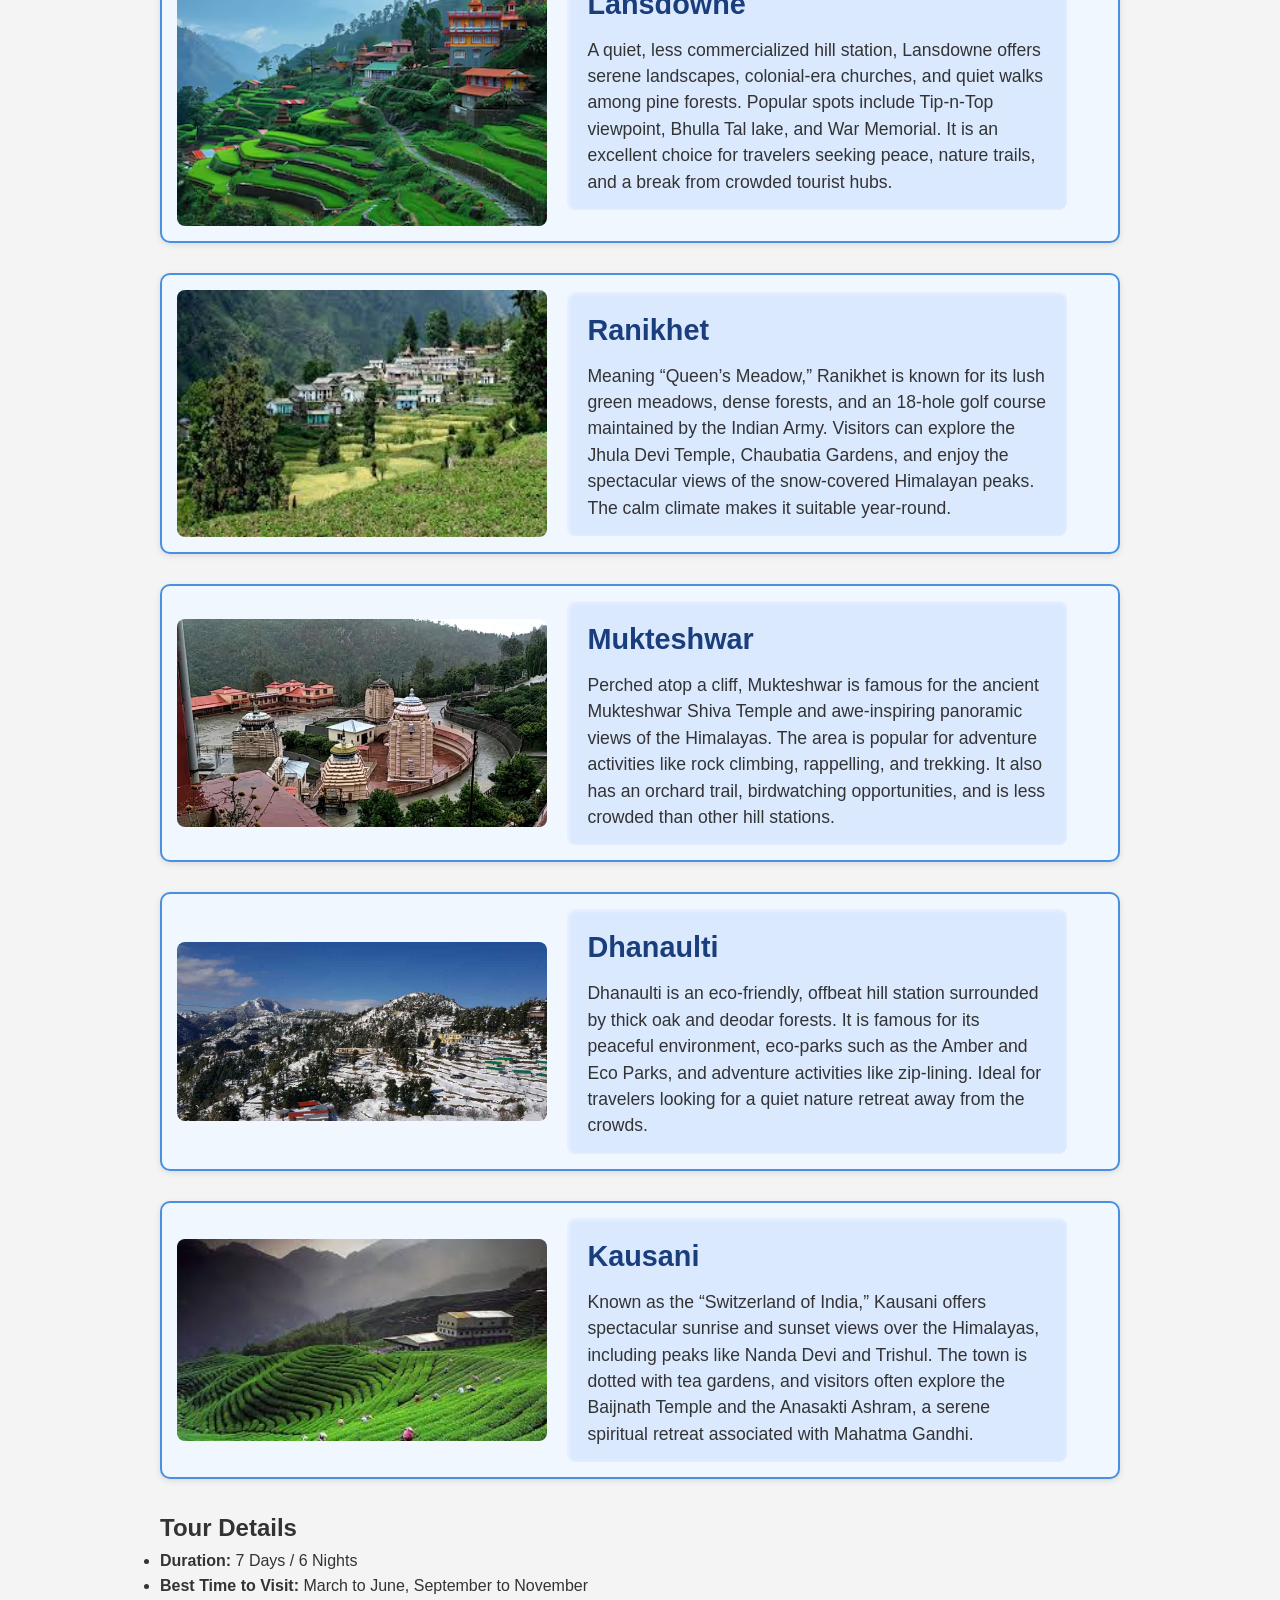
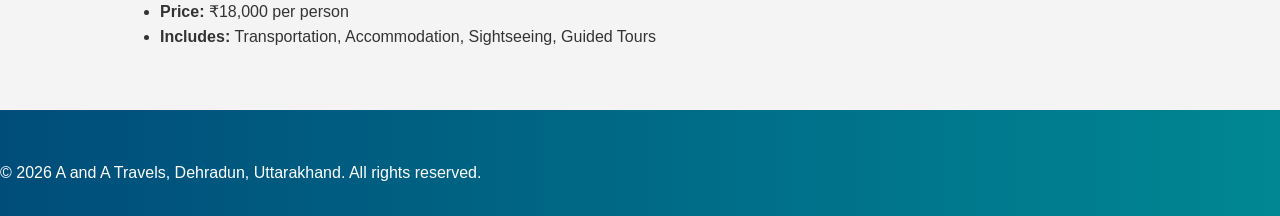
<file: packages/uttarakhandhill.html>
<!DOCTYPE html>
<html lang="en">
<head>
  <meta charset="UTF-8" />
  <meta name="viewport" content="width=device-width, initial-scale=1" />
  <title>Char Dham Yatra | A and A Travels</title>
  <link rel="stylesheet" href="../css/style.css" />
  <link rel="stylesheet" href="packagestyle.css">
      <link rel="apple-touch-icon" sizes="180x180" href="../favicon_io/apple-touch-icon.png">
  <link rel="icon" type="image/png" sizes="32x32" href="../favicon_io/favicon-32x32.png">
  <link rel="icon" type="image/png" sizes="16x16" href="../favicon_io/favicon-16x16.png">
  <link rel="manifest" href="../favicon_io/site.webmanifest">
</head>
<body>


<header>
  <div class="logo">A and A Travels</div>
  <div class="header-buttons">
    <button class="menu-toggle" onclick="toggleMenu()">☰</button>
   <ul class="nav-links" id="navLinks">
            <li><a href="../index.html">Back to Home</a></li>
            <li><a href="booking.html">Book</a></li>
    </ul>
    </div>
  </div>
</header>

  <div class="container">
    <h1>Uttarakhand Hillstations</h1>
    <p class="overview">
      Explore the breathtaking hill stations of Uttarakhand, offering a perfect blend of scenic beauty, spiritual serenity, and adventure. From the misty hills of Mussoorie to the snowy slopes of Auli, each destination has its own unique charm and attractions.
    </p>

    <div class="spot">
      <img src="../images/nainital.webp" alt="Nainital" />
      <div class="spot-info">
        <h3>Nainital</h3>
        <p>
          Nestled around the beautiful Naini Lake, Nainital is a popular hill station known for its boating, colonial architecture, and pleasant climate. Visitors can enjoy a stroll along the Mall Road, visit the Nainital Zoo featuring rare Himalayan species, and trek to viewpoints like Snow View Point and Tiffin Top for panoramic views of the Kumaon hills.
        </p>
      </div>
    </div>

    <div class="spot">
      <img src="../images/mussoorie.jpg" alt="Mussoorie" />
      <div class="spot-info">
        <h3>Mussoorie</h3>
        <p>
          Dubbed the "Queen of Hills," Mussoorie is famous for its scenic views of the Doon Valley and snow-capped peaks of the Himalayas. Key attractions include Kempty Falls, Camel’s Back Road, and Gun Hill, one of the highest points accessible by cable car. The town offers vibrant markets, colonial heritage buildings, and cozy cafes perfect for a romantic getaway.
        </p>
      </div>
    </div>

    <div class="spot">
      <img src="../images/auli.jpg" alt="Auli" />
      <div class="spot-info">
        <h3>Auli</h3>
        <p>
          Auli is renowned as one of India’s premier skiing destinations with well-maintained slopes and panoramic views of the Nanda Devi and Mana peaks. Besides winter sports, Auli offers a scenic cable car ride (one of Asia’s longest), trekking routes, and beautiful meadows blooming with wildflowers in summer. The serene surroundings make it ideal for nature lovers.
        </p>
      </div>
    </div>

    <div class="spot">
      <img src="../images/chopta.webp" alt="Chopta" />
      <div class="spot-info">
        <h3>Chopta</h3>
        <p>
          Known as the "Mini Switzerland of India," Chopta is a tranquil hamlet surrounded by dense forests of pine and deodar. It is the base for treks to Tungnath, the highest Shiva temple in the world, and Chandrashila peak, which offers stunning sunrise views over the Himalayas. Chopta is perfect for camping, birdwatching, and offbeat nature walks.
        </p>
      </div>
    </div>

    <div class="spot">
      <img src="../images/lansdowne.avif" alt="Lansdowne" />
      <div class="spot-info">
        <h3>Lansdowne</h3>
        <p>
          A quiet, less commercialized hill station, Lansdowne offers serene landscapes, colonial-era churches, and quiet walks among pine forests. Popular spots include Tip-n-Top viewpoint, Bhulla Tal lake, and War Memorial. It is an excellent choice for travelers seeking peace, nature trails, and a break from crowded tourist hubs.
        </p>
      </div>
    </div>

    <div class="spot">
      <img src="../images/ranikhet.jpg" alt="Ranikhet" />
      <div class="spot-info">
        <h3>Ranikhet</h3>
        <p>
          Meaning “Queen’s Meadow,” Ranikhet is known for its lush green meadows, dense forests, and an 18-hole golf course maintained by the Indian Army. Visitors can explore the Jhula Devi Temple, Chaubatia Gardens, and enjoy the spectacular views of the snow-covered Himalayan peaks. The calm climate makes it suitable year-round.
        </p>
      </div>
    </div>

    <div class="spot">
      <img src="../images/mukteshwar.avif" alt="Mukteshwar" />
      <div class="spot-info">
        <h3>Mukteshwar</h3>
        <p>
          Perched atop a cliff, Mukteshwar is famous for the ancient Mukteshwar Shiva Temple and awe-inspiring panoramic views of the Himalayas. The area is popular for adventure activities like rock climbing, rappelling, and trekking. It also has an orchard trail, birdwatching opportunities, and is less crowded than other hill stations.
        </p>
      </div>
    </div>

    <div class="spot">
      <img src="../images/dhanaulti.jpg" alt="Dhanaulti" />
      <div class="spot-info">
        <h3>Dhanaulti</h3>
        <p>
          Dhanaulti is an eco-friendly, offbeat hill station surrounded by thick oak and deodar forests. It is famous for its peaceful environment, eco-parks such as the Amber and Eco Parks, and adventure activities like zip-lining. Ideal for travelers looking for a quiet nature retreat away from the crowds.
        </p>
      </div>
    </div>

    <div class="spot">
      <img src="../images/kausani.jpg" alt="Kausani" />
      <div class="spot-info">
        <h3>Kausani</h3>
        <p>
          Known as the “Switzerland of India,” Kausani offers spectacular sunrise and sunset views over the Himalayas, including peaks like Nanda Devi and Trishul. The town is dotted with tea gardens, and visitors often explore the Baijnath Temple and the Anasakti Ashram, a serene spiritual retreat associated with Mahatma Gandhi.
        </p>
      </div>
    </div>

    <div class="details">
      <h2>Tour Details</h2>
      <ul>
        <li><strong>Duration:</strong> 7 Days / 6 Nights</li>
        <li><strong>Best Time to Visit:</strong> March to June, September to November</li>
        <li><strong>Price:</strong> ₹18,000 per person</li>
        <li><strong>Includes:</strong> Transportation, Accommodation, Sightseeing, Guided Tours</li>
      </ul>
    </div>
  </div>

  <footer>
    © 2026 A and A Travels, Dehradun, Uttarakhand. All rights reserved.
  </footer>

  <script src="../js/script.js"></script>
</body>
</html>
</file>
<file: css/style.css>
/* Reset */
* {
    margin: 0;
    padding: 0;
    box-sizing: border-box;
}

body {
    font-family: 'Segoe UI', sans-serif;
    line-height: 1.6;
    background-color: #f4f4f4;
    color: #333;
}

.container {
    width: 90%;
    max-width: 1200px;
    margin: auto;
}

/* Header & Navbar */
header {
    background: linear-gradient(to right, #004d7a, #008793, #00bf72);
    color: #fff;
    padding: 15px 0;
    position: sticky;
    top: 0;
    z-index: 1000;
    animation: slideDown 1s ease forwards;
}

@keyframes slideDown {
    from { opacity: 0; transform: translateY(-20px); }
    to { opacity: 1; transform: translateY(0); }
}

.nav-container {
    display: flex;
    justify-content: space-between;
    align-items: center;
}

.logo {
    font-size: 1.8em;
    font-weight: bold;
    animation: fadeIn 1s ease;
}

.nav-links {
    list-style: none;
    display: flex;
    gap: 20px;
}

.nav-links li a {
    color: #fff;
    text-decoration: none;
    font-weight: bold;
    position: relative;
    transition: color 0.3s ease;
}

.nav-links li a::after {
    content: '';
    position: absolute;
    left: 0;
    bottom: -5px;
    height: 2px;
    width: 0;
    background: #ffcc00;
    transition: width 0.3s ease;
}

.nav-links li a:hover {
    color: #ffcc00;
}

.nav-links li a:hover::after {
    width: 100%;
}

.menu-toggle {
    display: none;
    background: none;
    border: none;
    color: white;
    font-size: 26px;
    cursor: pointer;
}

/* Hero Section (used on homepage) */
.hero {
    background: url('../images/background.webp') no-repeat center center;
    background-size: cover;
    background-attachment: scroll;
    background-position: center;
    background-repeat: no-repeat;
    height: 100vh;
    width: 100%;
    display: flex;
    align-items: center;
    justify-content: center;
    text-align: center;
    color: white;
    padding: 20px;
    animation: fadeIn 2s ease;
}

.hero-text h2 {
    font-size: 3em;
    margin-bottom: 10px;
    text-shadow: 2px 2px 5px #000;
}

.hero-text p {
    font-size: 1.2em;
    margin-bottom: 20px;
}

.hero-text .btn {
    padding: 12px 25px;
    background: #ff6600;
    color: white;
    text-decoration: none;
    border-radius: 25px;
    font-weight: bold;
    transition: background 0.3s ease, transform 0.3s ease;
}

.hero-text .btn:hover {
    background: #e65100;
    transform: scale(1.05);
}

/* About Section */
.about, .packages {
    padding: 60px 0;
    text-align: center;
}

.about p {
    font-size: 1.1em;
    max-width: 800px;
    margin: auto;
}

/* Package Cards */
.package-list {
    display: flex;
    flex-wrap: wrap;
    gap: 20px;
    justify-content: center;
    margin-top: 30px;
}

.package-list a {
    text-decoration: underline;
    color: black;
    font-size: larger;
    font-weight: bolder;
}

.package {
    background: #fff;
    border-radius: 10px;
    width: 280px;
    overflow: hidden;
    box-shadow: 0 4px 12px rgba(0, 0, 0, 0.1);
    transition: transform 0.4s ease, box-shadow 0.3s ease;
}

.package:hover {
    transform: translateY(-10px);
    box-shadow: 0 10px 25px rgba(0, 0, 0, 0.2);
}

.package img {
    width: 100%;
    height: 180px;
    object-fit: cover;
}

.package h3 {
    font-size: 1.3em;
    color: #004d7a;
    margin: 15px 0 5px;
}

.package p {
    font-size: 1em;
    padding: 0 10px 15px;
}

.packages {
    background: linear-gradient(135deg, #9aa2a3, #1a2221);
    color: white;
    padding: 50px 20px;
    border-radius: 12px;
    box-shadow: 0 8px 20px rgba(0, 0, 0, 0.15);
    margin: 40px 0;
}

.packages h2 {
    color: #fff;
    margin-bottom: 30px;
    text-align: center;
    font-size: 2.8em;
    text-shadow: 1px 1px 3px rgba(0,0,0,0.5);
}

/* Footer */
footer {
    background: linear-gradient(to right, #004d7a, #008793);
    color: white;
    padding: 50px 0 30px;
    margin-top: 60px;
}

.footer-content {
    display: grid;
    grid-template-columns: repeat(auto-fit, minmax(250px, 1fr));
    gap: 40px;
    margin-bottom: 40px;
}

.footer-section h4 {
    color: white;
    margin-bottom: 25px;
    font-size: 1.3rem;
    position: relative;
    padding-bottom: 10px;
}

.footer-section h4::after {
    content: '';
    position: absolute;
    bottom: 0;
    left: 0;
    width: 50px;
    height: 3px;
    background: #00bf72;
}

.footer-section a {
    display: block;
    color: #ccc;
    margin-bottom: 12px;
    text-decoration: none;
    transition: color 0.3s ease;
    display: flex;
    align-items: center;
    gap: 10px;
}

.footer-section a:hover {
    color: #00bf72;
    transform: translateX(5px);
}

.footer-section p {
    margin-bottom: 10px;
    display: flex;
    align-items: center;
    gap: 10px;
}

.social-links {
    display: flex;
    gap: 15px;
    margin-top: 20px;
}

.social-links a {
    display: inline-flex;
    align-items: center;
    justify-content: center;
    width: 45px;
    height: 45px;
    background: rgba(255, 255, 255, 0.1);
    border-radius: 50%;
    font-size: 1.2rem;
    transition: all 0.3s ease;
}

.social-links a:hover {
    background: #00bf72;
    transform: translateY(-3px);
}

.business-hours {
    margin-top: 20px;
    padding: 15px;
    background: rgba(255, 255, 255, 0.05);
    border-radius: 10px;
}

.footer-bottom {
    display: flex;
    justify-content: space-between;
    align-items: center;
    padding-top: 30px;
    border-top: 1px solid rgba(255, 255, 255, 0.1);
    flex-wrap: wrap;
}

.copyright {
    color: #ccc;
    font-size: 0.95rem;
}

.footer-links {
    display: flex;
    gap: 25px;
}

.footer-links a {
    color: #ccc;
    text-decoration: none;
    font-size: 0.9rem;
    transition: color 0.3s ease;
}

.footer-links a:hover {
    color: #00bf72;
}

/* Responsive */
@media (max-width: 768px) {
    .menu-toggle {
        display: block;
        cursor: pointer;
    }

    .nav-links {
        display: none;
        flex-direction: column;
        background-color: #005f73;
        width: 100%;
        text-align: center;
        padding: 10px 0;
        position: absolute;
        top: 60px;
        left: 0;
        z-index: 999;
    }

    .nav-links.show {
        display: flex;
    }

    .nav-links li {
        padding: 10px 0;
    }

    .hero {
        background-position: top center;
        background-size: cover;
        height: 100vh;
    }

    .hero-text h2 {
        font-size: 2em;
    }

    .hero-text p {
        font-size: 1em;
    }

    .footer-bottom {
        flex-direction: column;
        gap: 20px;
        text-align: center;
    }
}

/* Global Button Add (for admin and other uses) */
.btn-add {
    background: #00bf72;
    color: white;
    border: none;
    padding: 10px 20px;
    border-radius: 8px;
    cursor: pointer;
    display: inline-flex;
    align-items: center;
    gap: 8px;
    transition: background 0.3s;
}

.btn-add:hover {
    background: #009b62;
}
</file>
<file: css/about.css>
/* General Reset and Base */
* {
  box-sizing: border-box;
  margin: 0;
  padding: 0;
  font-family: 'Segoe UI', Tahoma, Geneva, Verdana, sans-serif;
  
}



/* Hero Section */
  .hero {
    background: url('../images/aboutbackground.jpg') no-repeat center center;
    background-size: cover;
    background-attachment: scroll;
    background-position: center;
    background-repeat: no-repeat;
    height: 100vh;
    width: 100%;
    display: flex;
    align-items: center;
    justify-content: center;
    text-align: center;
    color: white;
    padding: 20px;
    animation: fadeIn 2s ease;
  }





.about > .container > div {
  background-color: #ffffff; /* White for content blocks */
  padding: 20px 25px;
  margin-bottom: 30px;
  border-radius: 8px;
  box-shadow: 0 1px 4px rgba(0,0,0,0.1);
}

.about h2 {
  margin-bottom: 15px;
  color: #003366;
}

.about p {
  margin-bottom: 12px;
  font-size: 1rem;
  line-height: 1.5;
}

/* Package Offer Section Image */
.about img {
  width: 100%;
  margin-top: 15px;
  border-radius: 8px;
  display: block;
}
.testimonials-grid {
  display: grid;
  grid-template-columns: repeat(auto-fit, minmax(280px, 1fr));
  gap: 20px;
  width: 100%;
  box-sizing: border-box;
}

.testimonial-box {
  display: flex;
  align-items: flex-start;
  gap: 15px;
  background-color: #f4f4f4;
  padding: 15px;
  border-radius: 12px;
  box-shadow: 0 2px 6px rgba(0,0,0,0.08);
  transition: transform 0.3s ease;
  box-sizing: border-box;
}

.testimonial-box:hover {
  transform: translateY(-5px);
}

.user-icon {
  width: 30px;
  height: 30px;
  background-color: #003366;
  border-radius: 50%;
  color: white;
  font-weight: 700;
  font-size: 20px;
  display: flex;
  align-items: center;
  justify-content: center;
  text-transform: uppercase;
  flex-shrink: 0;
}
@media screen and (max-width: 400px) {
  .testimonials-grid {
    grid-template-columns: 1fr;
    gap: 15px;
  }

  .testimonial-box {
    flex-direction: column;
    align-items: flex-start;
    padding: 12px;
  }

  .user-icon {
    width: 30px;
    height: 30px;
    font-size: 20px;
    margin-bottom: 10px;
  }
}
</file>
<file: css/admin.css>
/* admin.css - Full updated version */
* {
    margin: 0;
    padding: 0;
    box-sizing: border-box;
}

body {
    font-family: 'Segoe UI', Tahoma, Geneva, Verdana, sans-serif;
    background: #f0f2f5;
    color: #333;
}

.admin-container {
    display: flex;
    min-height: 100vh;
}

/* Sidebar */
.sidebar {
    width: 280px;
    background: linear-gradient(135deg, #004d7a, #003366);
    color: white;
    position: fixed;
    height: 100vh;
    overflow-y: auto;
    transition: all 0.3s;
    z-index: 100;
}

.sidebar-header {
    padding: 30px 20px;
    text-align: center;
    border-bottom: 1px solid rgba(255,255,255,0.1);
}

.sidebar-header h2 {
    font-size: 1.5rem;
    margin-bottom: 5px;
}

.sidebar-header p {
    font-size: 0.85rem;
    opacity: 0.8;
}

.sidebar-nav {
    padding: 20px 0;
}

.nav-item {
    display: flex;
    align-items: center;
    gap: 15px;
    padding: 15px 25px;
    color: white;
    cursor: pointer;
    transition: 0.3s;
}

.nav-item:hover,
.nav-item.active {
    background: rgba(255,255,255,0.1);
    border-left: 4px solid #00bf72;
}

.nav-item i {
    width: 24px;
    font-size: 1.2rem;
}

/* Main Content */
.main-content {
    flex: 1;
    margin-left: 280px;
    padding: 30px;
}

/* Top Bar */
.top-bar {
    display: flex;
    justify-content: space-between;
    align-items: center;
    margin-bottom: 30px;
    background: white;
    padding: 20px 30px;
    border-radius: 15px;
    box-shadow: 0 2px 10px rgba(0,0,0,0.05);
}

.page-title {
    font-size: 1.8rem;
    color: #004d7a;
}

.admin-info {
    display: flex;
    align-items: center;
    gap: 20px;
}

.logout-btn {
    background: #e74c3c;
    color: white;
    border: none;
    padding: 8px 20px;
    border-radius: 8px;
    cursor: pointer;
}

.logout-btn:hover {
    background: #c0392b;
}

/* Stats Grid */
.stats-grid {
    display: grid;
    grid-template-columns: repeat(auto-fit, minmax(250px, 1fr));
    gap: 25px;
    margin-bottom: 40px;
}

.stat-card {
    background: white;
    padding: 25px;
    border-radius: 15px;
    display: flex;
    align-items: center;
    justify-content: space-between;
    transition: transform 0.3s;
}

.stat-card:hover {
    transform: translateY(-5px);
}

.stat-info h3 {
    font-size: 2rem;
    color: #004d7a;
}

.stat-info p {
    color: #666;
    margin-top: 5px;
}

.stat-icon {
    font-size: 3rem;
    color: #00bf72;
    opacity: 0.7;
}

/* Sections */
.section {
    background: white;
    border-radius: 15px;
    padding: 25px;
    margin-bottom: 30px;
    box-shadow: 0 2px 10px rgba(0,0,0,0.05);
    display: none;
}

.section.active {
    display: block;
}

.section-header {
    display: flex;
    justify-content: space-between;
    align-items: center;
    margin-bottom: 25px;
    padding-bottom: 15px;
    border-bottom: 2px solid #f0f0f0;
    flex-wrap: wrap;
    gap: 15px;
}

.section-header h2 {
    color: #004d7a;
    display: flex;
    align-items: center;
    gap: 10px;
    margin: 0;
}

/* Buttons */
.btn-add {
    background: #00bf72;
    color: white;
    border: none;
    padding: 10px 20px;
    border-radius: 8px;
    cursor: pointer;
    display: inline-flex;
    align-items: center;
    gap: 8px;
    transition: background 0.3s;
}

.btn-add:hover {
    background: #009b62;
}

/* Tables */
.data-table {
    width: 100%;
    border-collapse: collapse;
    min-width: 600px;
}

.data-table th,
.data-table td {
    padding: 12px;
    text-align: left;
    border-bottom: 1px solid #f0f0f0;
}

.data-table th {
    background: #f8f9fa;
    color: #004d7a;
    font-weight: 600;
}

.data-table tr:hover {
    background: #f8f9fa;
}

.status-badge {
    padding: 5px 12px;
    border-radius: 20px;
    font-size: 0.85rem;
    font-weight: 600;
    display: inline-block;
}

.status-confirmed {
    background: #d4edda;
    color: #155724;
}

.status-pending {
    background: #fff3cd;
    color: #856404;
}

.status-cancelled {
    background: #f8d7da;
    color: #721c24;
}

.btn-edit,
.btn-delete {
    padding: 5px 10px;
    border: none;
    border-radius: 5px;
    cursor: pointer;
    margin: 0 3px;
    font-size: 0.85rem;
}

.btn-edit {
    background: #3498db;
    color: white;
}

.btn-delete {
    background: #e74c3c;
    color: white;
}

/* Forms - Critical for Settings section */
.form-group {
    margin-bottom: 20px;
}

.form-group label {
    display: block;
    margin-bottom: 8px;
    font-weight: 600;
    color: #555;
}

.form-group input,
.form-group select,
.form-group textarea {
    width: 100%;
    padding: 12px;
    border: 2px solid #e0e0e0;
    border-radius: 8px;
    font-size: 1rem;
}

.form-row {
    display: grid;
    grid-template-columns: repeat(auto-fit, minmax(250px, 1fr));
    gap: 20px;
}

/* Form Card (for settings) */
.form-card {
    background: white;
    border-radius: 15px;
    padding: 25px;
    border: 1px solid #eaeaea;
    margin-top: 20px;
}

/* Modal */
.modal {
    display: none;
    position: fixed;
    top: 0;
    left: 0;
    width: 100%;
    height: 100%;
    background: rgba(0,0,0,0.5);
    z-index: 1000;
    align-items: center;
    justify-content: center;
}

.modal-content {
    background: white;
    width: 90%;
    max-width: 600px;
    border-radius: 15px;
    padding: 30px;
    max-height: 80vh;
    overflow-y: auto;
}

.modal-header {
    display: flex;
    justify-content: space-between;
    align-items: center;
    margin-bottom: 20px;
}

.close {
    font-size: 1.5rem;
    cursor: pointer;
}

/* Pricing Grid */
.pricing-grid {
    display: grid;
    grid-template-columns: repeat(auto-fit, minmax(300px, 1fr));
    gap: 25px;
    margin-top: 20px;
}

.pricing-card {
    background: #f8f9fa;
    border-radius: 12px;
    padding: 20px;
    border-left: 4px solid #004d7a;
}

.pricing-card h4 {
    color: #004d7a;
    margin-bottom: 15px;
}

/* Charts */
.charts-grid {
    display: grid;
    grid-template-columns: repeat(auto-fit, minmax(400px, 1fr));
    gap: 25px;
    margin-top: 20px;
}

.chart-card {
    background: white;
    padding: 20px;
    border-radius: 15px;
    box-shadow: 0 2px 10px rgba(0,0,0,0.05);
}

.chart-card h4 {
    margin-bottom: 15px;
    color: #004d7a;
}

canvas {
    max-height: 300px;
    width: 100%;
}

/* Responsive */
@media (max-width: 992px) {
    .sidebar {
        width: 0;
        transform: translateX(-100%);
    }
    .main-content {
        margin-left: 0;
    }
    .charts-grid {
        grid-template-columns: 1fr;
    }
    .form-row {
        grid-template-columns: 1fr;
    }
    .pricing-grid {
        grid-template-columns: 1fr;
    }
    .data-table {
        display: block;
        overflow-x: auto;
    }
    .section-header {
        flex-direction: column;
        align-items: flex-start;
    }
}

/* ========== ADMIN LOGIN STYLES ========== */
.login-body {
    background: linear-gradient(135deg, #004d7a, #008793);
    min-height: 100vh;
    display: flex;
    align-items: center;
    justify-content: center;
    font-family: 'Segoe UI', Tahoma, Geneva, Verdana, sans-serif;
}

.login-container {
    background: white;
    padding: 40px;
    border-radius: 20px;
    box-shadow: 0 20px 60px rgba(0,0,0,0.3);
    width: 90%;
    max-width: 400px;
    text-align: center;
}

.logo {
    font-size: 2rem;
    font-weight: bold;
    color: #004d7a;
    margin-bottom: 10px;
}

.subtitle {
    color: #666;
    margin-bottom: 30px;
}

.input-group {
    margin-bottom: 20px;
    text-align: left;
}

.input-group label {
    display: block;
    margin-bottom: 8px;
    font-weight: 600;
    color: #333;
}

.input-group input {
    width: 100%;
    padding: 14px;
    border: 2px solid #e0e0e0;
    border-radius: 10px;
    font-size: 1rem;
}

.input-group input:focus {
    border-color: #004d7a;
    outline: none;
}

.login-btn {
    width: 100%;
    padding: 14px;
    background: linear-gradient(135deg, #004d7a, #008793);
    color: white;
    border: none;
    border-radius: 10px;
    font-size: 1.1rem;
    font-weight: 600;
    cursor: pointer;
    transition: 0.3s;
}

.login-btn:hover {
    transform: translateY(-2px);
    box-shadow: 0 5px 15px rgba(0,77,122,0.3);
}

.error-msg {
    color: #e74c3c;
    margin-top: 15px;
    display: none;
}

.home-link {
    margin-top: 20px;
    display: inline-block;
    color: #004d7a;
    text-decoration: none;
    font-weight: 600;
    transition: 0.3s;
}

.home-link:hover {
    color: #00bf72;
    text-decoration: underline;
}
</file>
<file: packages/packagestyle.css>
header {
    background-color: #004d7a;
    color: white;
    padding: 1rem 2rem;
    display: flex;
    justify-content: space-between;
    align-items: center;
    /* remove position relative here */
  }
  
  .header-buttons {
    /* remove absolute positioning */
    display: flex;
    gap: 10px;
  }
  
  .logo {
    font-size: 1.5em;
    font-weight: bold;
  }
  
  

  .header-buttons .btn{ 
    background-color: #ffb703;
    color: #000;
    padding: 10px 18px;
    border-radius: 25px;
    text-decoration: none;
    margin-left: 10px;
    font-weight: bold;
    transition: background-color 0.3s ease;
    display: inline-block;
  }
  
  .header-buttons .btn:hover {
    background-color: #fb8500;
    color: white;
  }
  
.container {
  max-width: 1000px;
  margin: 20px auto;
  padding: 0 20px;
}.spot {
    display: grid;
    grid-template-columns: 40% 60%;
    gap: 20px;
    margin-bottom: 30px;
    border: 2px solid #4a90e2;
    border-radius: 10px;
    background-color: #f0f7ff;
    padding: 15px;
    align-items: center;
    box-shadow: 0 2px 6px rgba(0,0,0,0.1);
    box-sizing: border-box;
    overflow: hidden; /* <-- clip overflow */
  }
  
  .spot img {
    width: 100%;
    height: auto;
    border-radius: 8px;
    object-fit: cover;
    box-sizing: border-box;
  }
  
  .spot-info {
    width: 90%;
    max-width: 100%;
    padding: 15px 20px;
    background-color: #dbe9ff;
    border-radius: 8px;
    box-shadow: inset 1px 1px 4px rgba(255,255,255,0.6);
    box-sizing: border-box;
    margin: 0;
    overflow-wrap: break-word;
  }
   
  
.spot-info h3 {
  margin-top: 0;
  color: #1a3d7c;
  font-size: 1.8rem;
  margin-bottom: 10px;
}

.spot-info p {
  font-size: 1.1rem;
  line-height: 1.5;
  color: #333;
}

@media (max-width: 700px) {
  .spot {
    grid-template-columns: 1fr;
  }
  .spot img,
  .spot-info {
    width: 100%;
  }
  .spot-info {
    margin-top: 15px;
  }
}
</file>
